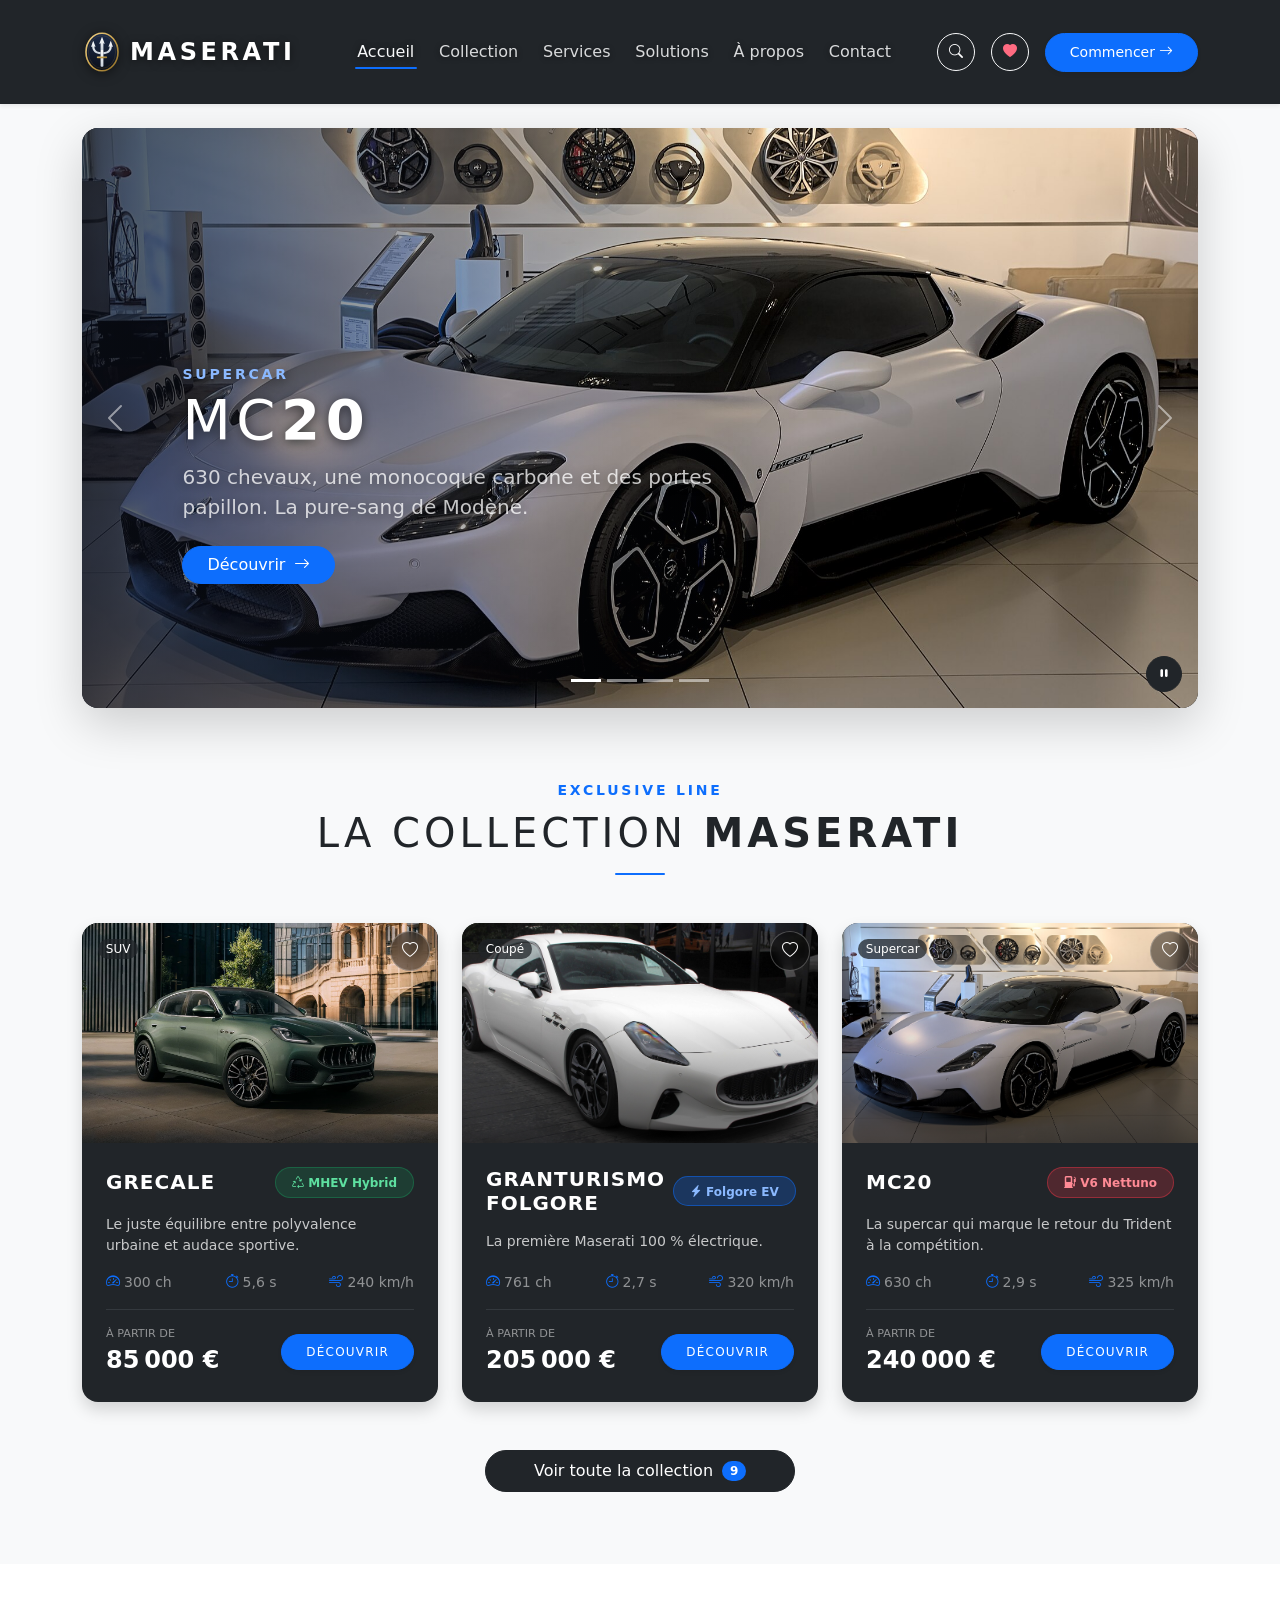
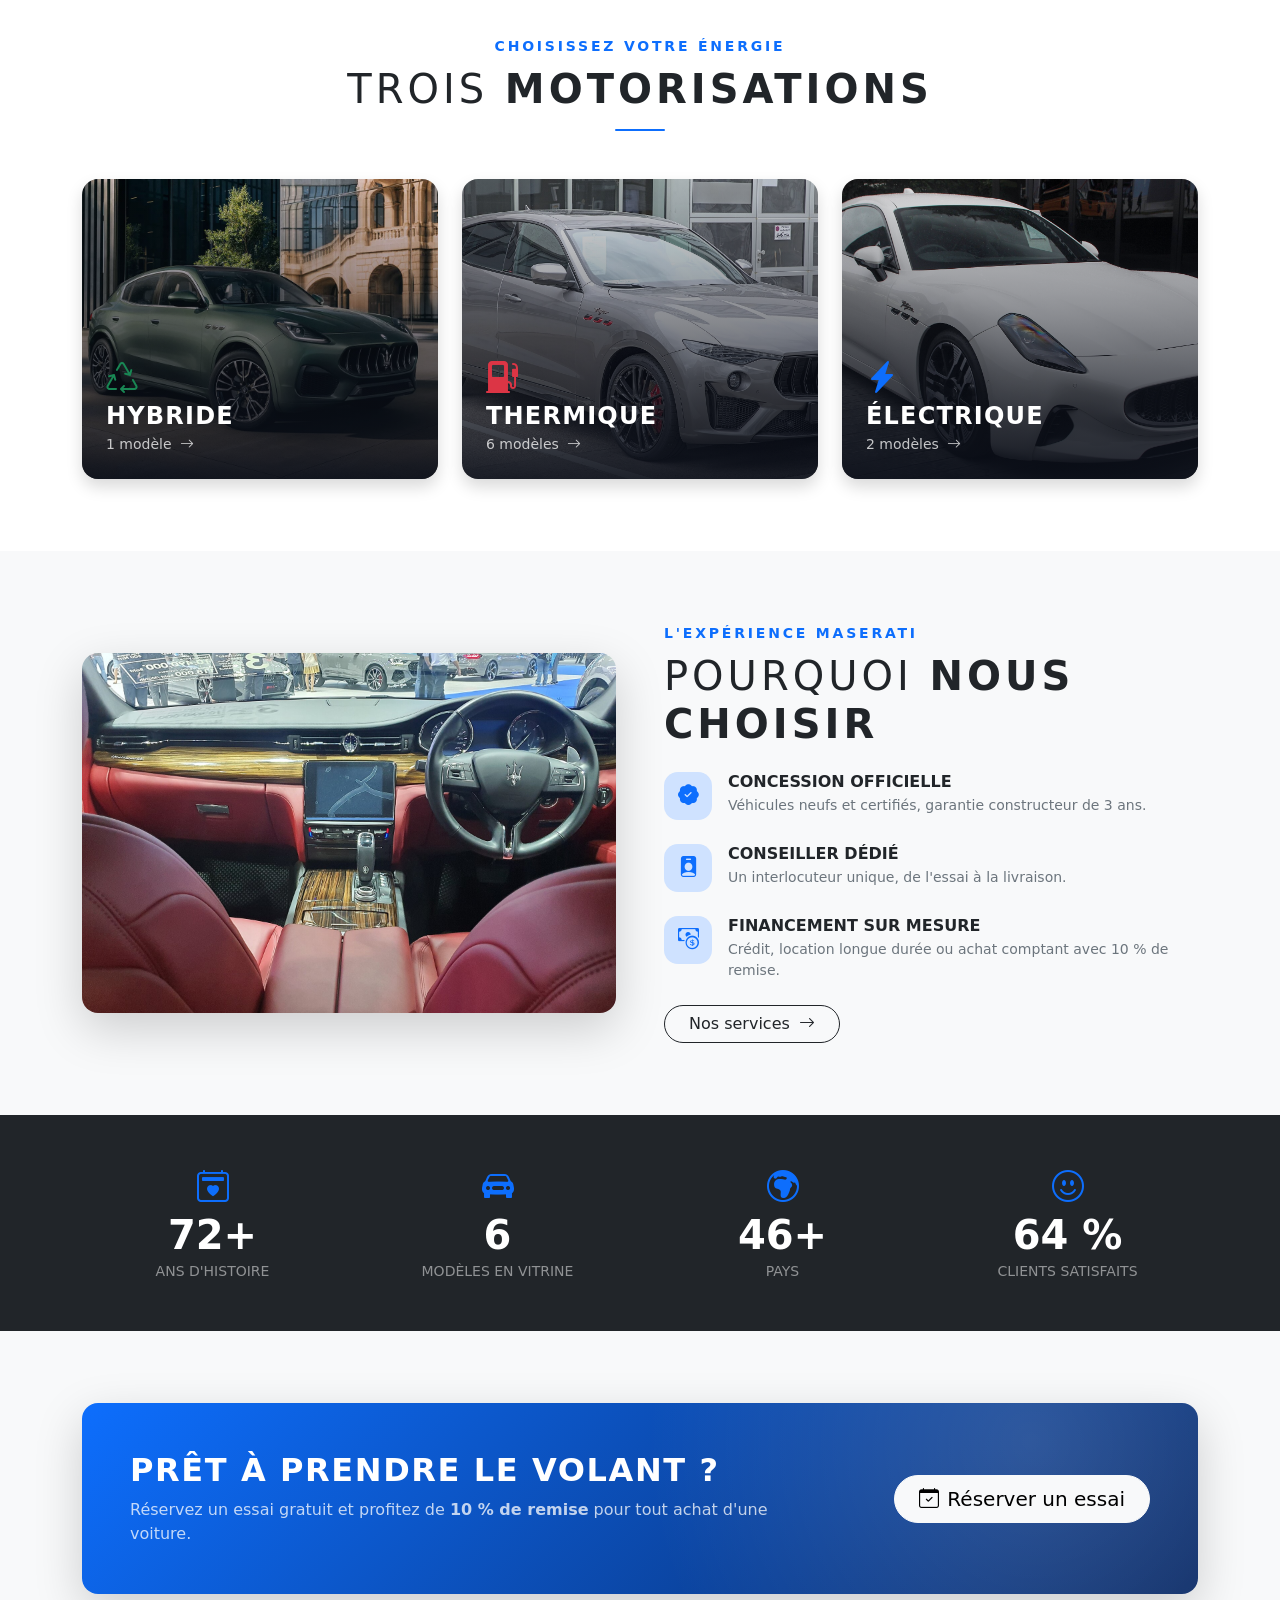
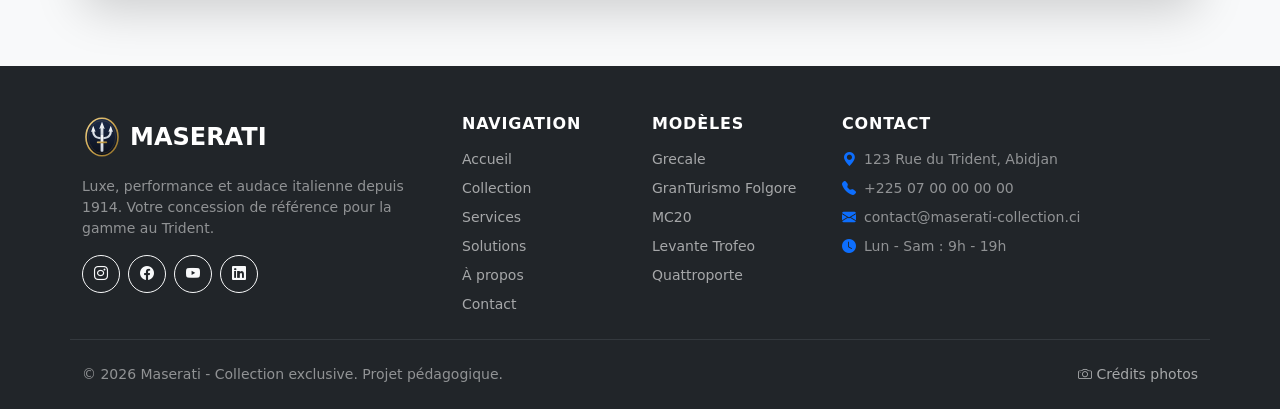
<file: index.html>
<!DOCTYPE html>
<html lang="fr">
<head>
    <meta charset="UTF-8">
    <meta name="viewport" content="width=device-width, initial-scale=1.0">
    <meta name="description" content="Maserati - Collection exclusive : découvrez la gamme au Trident, nos services et nos solutions de financement.">
    <title>Accueil | Maserati - Collection exclusive</title>
    <link rel="icon" href="assets/img/logo.svg" type="image/svg+xml">
    <link rel="stylesheet" href="css/bootstrap.min.css">
    <link rel="stylesheet" href="css/bootstrap-icons.min.css">
    <link rel="stylesheet" href="assets/css/style.css">
</head>
<body class="bg-light text-dark" data-page="accueil">

    <a class="visually-hidden-focusable position-absolute top-0 start-0 m-2 btn btn-primary z-3" href="#contenu">Aller au contenu</a>
    <div id="site-header"></div>

    <main id="contenu">

      <!-- ================= CARROUSEL (séparé de la navbar par un espace) ================= -->
      <div class="container mt-4">
      <section class="carousel slide carousel-fade hero-carousel rounded-4 overflow-hidden shadow-lg" id="heroCarousel" data-bs-ride="carousel" data-bs-interval="5000" aria-label="Modèles à la une">
        <div class="carousel-indicators">
          <button type="button" data-bs-target="#heroCarousel" data-bs-slide-to="0" class="active" aria-current="true" aria-label="MC20"></button>
          <button type="button" data-bs-target="#heroCarousel" data-bs-slide-to="1" aria-label="GranTurismo Folgore"></button>
          <button type="button" data-bs-target="#heroCarousel" data-bs-slide-to="2" aria-label="Grecale"></button>
          <button type="button" data-bs-target="#heroCarousel" data-bs-slide-to="3" aria-label="Quattroporte"></button>
        </div>
        <div class="carousel-inner">
          <div class="carousel-item active">
            <img src="assets/img/voitures/mc20.jpg" class="d-block w-100 hero-img" alt="Maserati MC20 blanche exposée en concession">
            <div class="carousel-caption text-start">
              <span class="text-uppercase small fw-bold tracking-widest hero-kicker">Supercar</span>
              <h1 class="display-4 fw-light text-uppercase tracking-wider">MC<span class="fw-bold">20</span></h1>
              <p class="lead opacity-75 d-none d-md-block">630 chevaux, une monocoque carbone et des portes papillon. La pure-sang de Modène.</p>
              <button type="button" class="btn btn-primary rounded-pill px-4 mt-2" data-car="mc20">Découvrir <i class="bi bi-arrow-right ms-1" aria-hidden="true"></i></button>
            </div>
          </div>
          <div class="carousel-item">
            <img src="assets/img/voitures/granturismo-folgore.jpg" class="d-block w-100 hero-img" alt="Maserati GranTurismo Folgore blanche" loading="lazy">
            <div class="carousel-caption text-start">
              <span class="text-uppercase small fw-bold tracking-widest hero-kicker"><i class="bi bi-lightning-charge-fill me-1" aria-hidden="true"></i>100 % électrique</span>
              <h2 class="display-4 fw-light text-uppercase tracking-wider">GranTurismo <span class="fw-bold">Folgore</span></h2>
              <p class="lead opacity-75 d-none d-md-block">761 chevaux, zéro émission. Le Grand Tourisme entre dans une nouvelle ère.</p>
              <button type="button" class="btn btn-primary rounded-pill px-4 mt-2" data-car="granturismo-folgore">Découvrir <i class="bi bi-arrow-right ms-1" aria-hidden="true"></i></button>
            </div>
          </div>
          <div class="carousel-item">
            <img src="assets/img/voitures/grecale-trofeo.jpg" class="d-block w-100 hero-img" alt="Maserati Grecale Trofeo noire" loading="lazy">
            <div class="carousel-caption text-start">
              <span class="text-uppercase small fw-bold tracking-widest hero-kicker">SUV</span>
              <h2 class="display-4 fw-light text-uppercase tracking-wider"><span class="fw-bold">Grecale</span></h2>
              <p class="lead opacity-75 d-none d-md-block">Le SUV qui conjugue polyvalence au quotidien et âme de sportive.</p>
              <button type="button" class="btn btn-primary rounded-pill px-4 mt-2" data-car="grecale">Découvrir <i class="bi bi-arrow-right ms-1" aria-hidden="true"></i></button>
            </div>
          </div>
          <div class="carousel-item">
            <img src="assets/img/voitures/quattroporte.jpg" class="d-block w-100 hero-img" alt="Maserati Quattroporte Trofeo grise" loading="lazy">
            <div class="carousel-caption text-start">
              <span class="text-uppercase small fw-bold tracking-widest hero-kicker">Berline</span>
              <h2 class="display-4 fw-light text-uppercase tracking-wider"><span class="fw-bold">Quattroporte</span></h2>
              <p class="lead opacity-75 d-none d-md-block">Depuis 1963, la berline de luxe à l'âme de compétition.</p>
              <button type="button" class="btn btn-primary rounded-pill px-4 mt-2" data-car="quattroporte">Découvrir <i class="bi bi-arrow-right ms-1" aria-hidden="true"></i></button>
            </div>
          </div>
        </div>
        <button class="carousel-control-prev" type="button" data-bs-target="#heroCarousel" data-bs-slide="prev">
          <span class="carousel-control-prev-icon" aria-hidden="true"></span><span class="visually-hidden">Précédent</span>
        </button>
        <button class="carousel-control-next" type="button" data-bs-target="#heroCarousel" data-bs-slide="next">
          <span class="carousel-control-next-icon" aria-hidden="true"></span><span class="visually-hidden">Suivant</span>
        </button>
        <button type="button" class="btn btn-sm btn-dark bg-opacity-50 rounded-circle position-absolute bottom-0 end-0 m-3 z-3 carousel-pause" id="heroPause" aria-label="Mettre le carrousel en pause">
          <i class="bi bi-pause-fill" aria-hidden="true"></i>
        </button>
      </section>
      </div>

      <!-- ================= MODÈLES À LA UNE ================= -->
      <section class="container py-5 my-4">
        <div class="text-center mb-5 reveal">
          <span class="text-primary text-uppercase fw-bold small d-block mb-2 tracking-widest">Exclusive Line</span>
          <h2 class="fw-light text-dark text-uppercase display-6 tracking-wider">La Collection <span class="fw-bold">Maserati</span></h2>
          <div class="bg-primary rounded-pill mx-auto mt-3 section-bar"></div>
        </div>

        <div class="row g-4 justify-content-center" id="featuredList"></div>

        <div class="text-center mt-5 reveal">
          <a href="collection.html" class="btn btn-dark rounded-pill px-5 py-2">
            Voir toute la collection <span class="badge bg-primary rounded-pill ms-1" id="totalModels"></span>
          </a>
        </div>
      </section>

      <!-- ================= PAR MOTORISATION ================= -->
      <section class="bg-white py-5">
        <div class="container py-4">
          <div class="text-center mb-5 reveal">
            <span class="text-primary text-uppercase fw-bold small d-block mb-2 tracking-widest">Choisissez votre énergie</span>
            <h2 class="fw-light text-dark text-uppercase display-6 tracking-wider">Trois <span class="fw-bold">motorisations</span></h2>
            <div class="bg-primary rounded-pill mx-auto mt-3 section-bar"></div>
          </div>
          <div class="row g-4" id="energyTiles"></div>
        </div>
      </section>

      <!-- ================= POURQUOI NOUS ================= -->
      <section class="container py-5 my-4">
        <div class="row g-5 align-items-center">
          <div class="col-12 col-lg-6 reveal">
            <div class="rounded-4 overflow-hidden shadow-lg position-relative about-img">
              <img src="assets/img/voitures/interieur-quattroporte.jpg" class="position-absolute top-0 start-0 w-100 h-100 object-fit-cover" alt="Intérieur cuir rouge d'une Maserati Quattroporte" loading="lazy">
            </div>
          </div>
          <div class="col-12 col-lg-6 reveal">
            <span class="text-primary text-uppercase fw-bold small d-block mb-2 tracking-widest">L'expérience Maserati</span>
            <h2 class="fw-light text-uppercase display-6 tracking-wider mb-4">Pourquoi <span class="fw-bold">nous choisir</span></h2>
            <div class="d-flex flex-column gap-4">
              <div class="d-flex gap-3">
                <div class="feature-icon"><i class="bi bi-patch-check-fill" aria-hidden="true"></i></div>
                <div><h3 class="fs-6 fw-bold text-uppercase mb-1">Concession officielle</h3><p class="small text-secondary mb-0">Véhicules neufs et certifiés, garantie constructeur de 3 ans.</p></div>
              </div>
              <div class="d-flex gap-3">
                <div class="feature-icon"><i class="bi bi-person-badge-fill" aria-hidden="true"></i></div>
                <div><h3 class="fs-6 fw-bold text-uppercase mb-1">Conseiller dédié</h3><p class="small text-secondary mb-0">Un interlocuteur unique, de l'essai à la livraison.</p></div>
              </div>
              <div class="d-flex gap-3">
                <div class="feature-icon"><i class="bi bi-cash-coin" aria-hidden="true"></i></div>
                <div><h3 class="fs-6 fw-bold text-uppercase mb-1">Financement sur mesure</h3><p class="small text-secondary mb-0">Crédit, location longue durée ou achat comptant avec 10 % de remise.</p></div>
              </div>
            </div>
            <a href="services.html" class="btn btn-outline-dark rounded-pill px-4 mt-4">Nos services <i class="bi bi-arrow-right ms-1" aria-hidden="true"></i></a>
          </div>
        </div>
      </section>

      <!-- ================= CHIFFRES ================= -->
      <section class="bg-dark text-white py-5">
        <div class="container">
          <div class="row g-4 text-center">
            <div class="col-6 col-md-3">
              <i class="bi bi-calendar2-heart fs-2 text-primary" aria-hidden="true"></i>
              <span class="d-block display-6 fw-bold stat-number" data-count="110" data-suffix="+">0</span>
              <span class="small text-white-50 text-uppercase">Ans d'histoire</span>
            </div>
            <div class="col-6 col-md-3">
              <i class="bi bi-car-front-fill fs-2 text-primary" aria-hidden="true"></i>
              <span class="d-block display-6 fw-bold stat-number" data-count="9">0</span>
              <span class="small text-white-50 text-uppercase">Modèles en vitrine</span>
            </div>
            <div class="col-6 col-md-3">
              <i class="bi bi-globe-europe-africa fs-2 text-primary" aria-hidden="true"></i>
              <span class="d-block display-6 fw-bold stat-number" data-count="70" data-suffix="+">0</span>
              <span class="small text-white-50 text-uppercase">Pays</span>
            </div>
            <div class="col-6 col-md-3">
              <i class="bi bi-emoji-smile fs-2 text-primary" aria-hidden="true"></i>
              <span class="d-block display-6 fw-bold stat-number" data-count="98" data-suffix=" %">0</span>
              <span class="small text-white-50 text-uppercase">Clients satisfaits</span>
            </div>
          </div>
        </div>
      </section>

      <!-- ================= APPEL À L'ACTION ================= -->
      <section class="container py-5 my-4">
        <div class="cta-band rounded-4 p-4 p-md-5 text-white shadow-lg reveal">
          <div class="row align-items-center g-4">
            <div class="col-12 col-lg-8">
              <h2 class="fw-bold text-uppercase tracking-wide mb-2">Prêt à prendre le volant ?</h2>
              <p class="mb-0 opacity-75">Réservez un essai gratuit et profitez de <strong>10 % de remise</strong> pour tout achat d'une voiture.</p>
            </div>
            <div class="col-12 col-lg-4 text-lg-end">
              <a href="contact.html?sujet=essai" class="btn btn-light btn-lg rounded-pill px-4"><i class="bi bi-calendar-check me-2" aria-hidden="true"></i>Réserver un essai</a>
            </div>
          </div>
        </div>
      </section>

    </main>

    <div id="site-footer"></div>

    <script src="js/bootstrap.bundle.min.js"></script>
    <script src="assets/js/data.js"></script>
    <script src="assets/js/utils.js"></script>
    <script src="assets/js/layout.js"></script>
    <script src="assets/js/components.js"></script>
    <script src="assets/js/pages/accueil.js"></script>
</body>
</html>
</file>
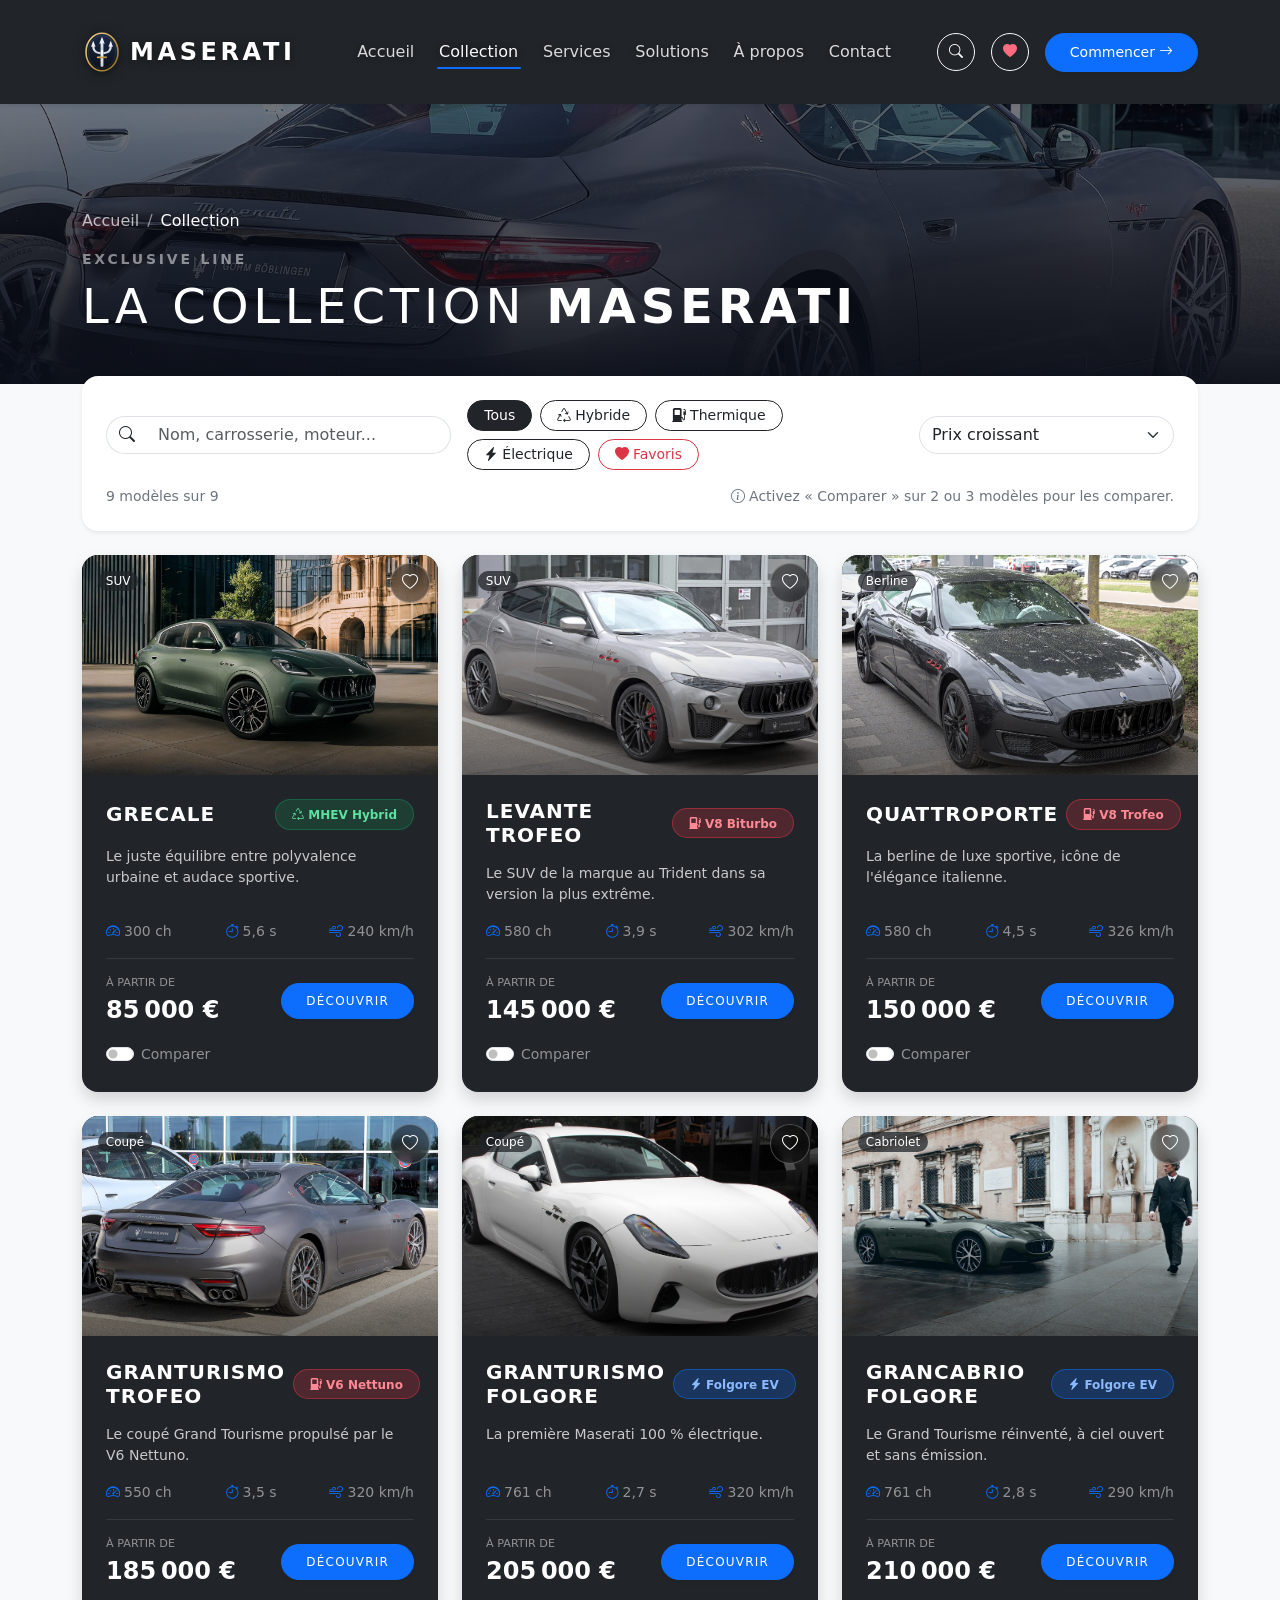
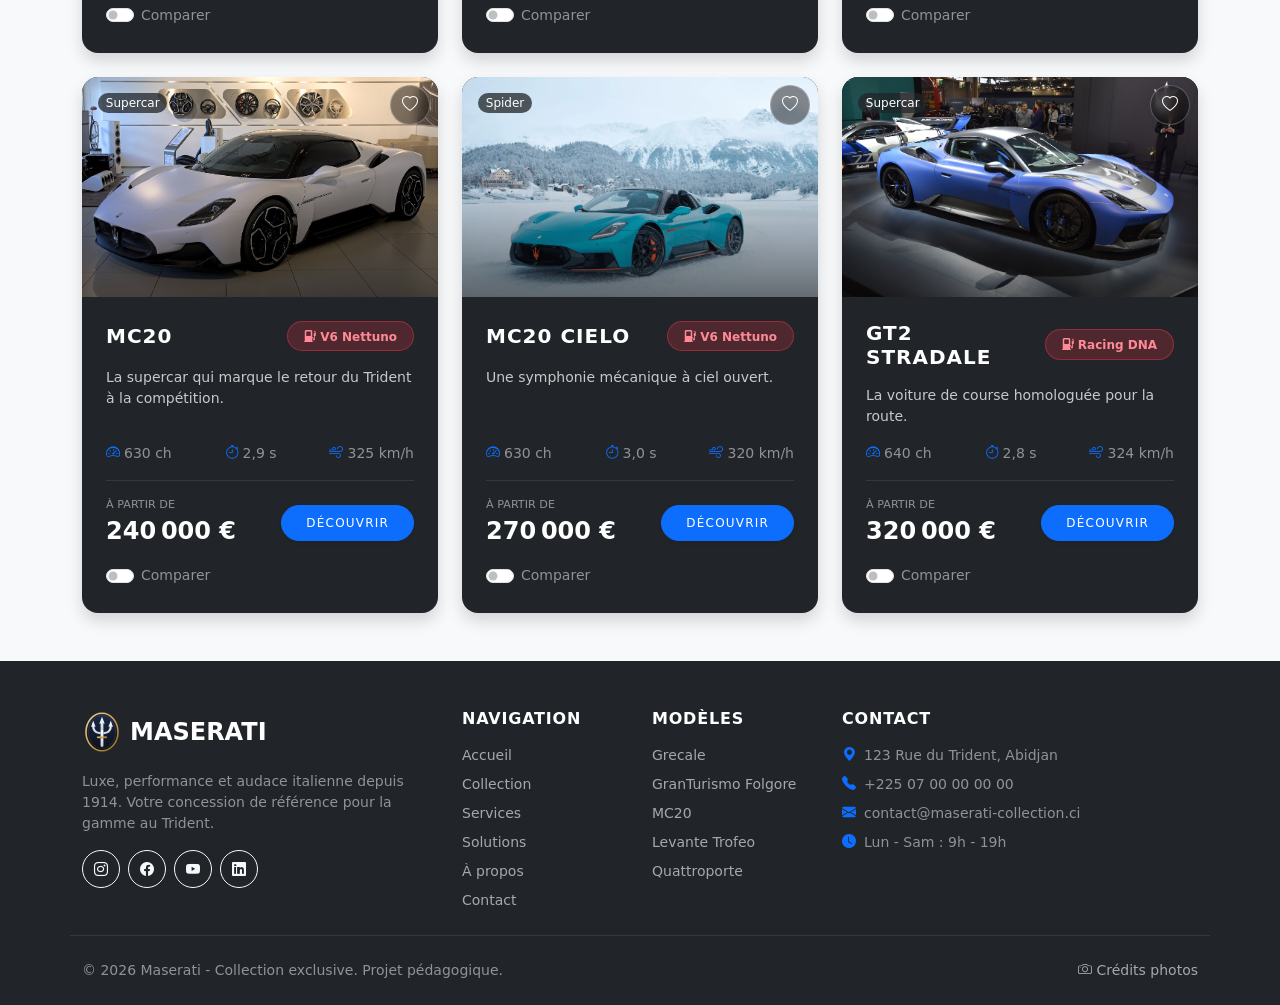
<file: collection.html>
<!DOCTYPE html>
<html lang="fr">
<head>
    <meta charset="UTF-8">
    <meta name="viewport" content="width=device-width, initial-scale=1.0">
    <meta name="description" content="La collection Maserati : SUV, berlines, coupés, cabriolets et supercars. Filtrez, comparez et réservez un essai.">
    <title>Collection | Maserati - Collection exclusive</title>
    <link rel="icon" href="assets/img/logo.svg" type="image/svg+xml">
    <link rel="stylesheet" href="css/bootstrap.min.css">
    <link rel="stylesheet" href="css/bootstrap-icons.min.css">
    <link rel="stylesheet" href="assets/css/style.css">
</head>
<body class="bg-light text-dark" data-page="collection">

    <a class="visually-hidden-focusable position-absolute top-0 start-0 m-2 btn btn-primary z-3" href="#contenu">Aller au contenu</a>
    <div id="site-header"></div>

    <main id="contenu">
      <section class="page-hero text-white">
        <img src="assets/img/voitures/granturismo-trofeo.jpg" class="page-hero-img" alt="">
        <div class="container py-5 position-relative">
          <nav aria-label="Fil d'Ariane">
            <ol class="breadcrumb breadcrumb-dark mb-3">
              <li class="breadcrumb-item"><a href="index.html">Accueil</a></li>
              <li class="breadcrumb-item active" aria-current="page">Collection</li>
            </ol>
          </nav>
          <span class="text-uppercase fw-bold small d-block mb-2 tracking-widest text-white-50">Exclusive Line</span>
          <h1 class="display-5 fw-light text-uppercase tracking-wider mb-0">La Collection <span class="fw-bold">Maserati</span></h1>
        </div>
      </section>

      <section class="container py-5">
        <!-- Barre d'outils -->
        <div class="card border-0 shadow-sm rounded-4 p-3 p-md-4 mb-4 toolbar">
          <div class="row g-3 align-items-center">
            <div class="col-12 col-lg-4">
              <label for="pageSearch" class="visually-hidden">Rechercher un modèle</label>
              <div class="input-group">
                <span class="input-group-text bg-white border-end-0 rounded-start-pill"><i class="bi bi-search" aria-hidden="true"></i></span>
                <input type="search" class="form-control border-start-0 rounded-end-pill shadow-none" id="pageSearch" placeholder="Nom, carrosserie, moteur..." list="modelSuggestions">
              </div>
            </div>
            <div class="col-12 col-lg-5">
              <div class="d-flex flex-wrap gap-2" role="group" aria-label="Filtrer par motorisation" id="filters">
                <button type="button" class="btn btn-sm btn-outline-dark rounded-pill px-3 filter-btn" data-filter="tous">Tous</button>
                <button type="button" class="btn btn-sm btn-outline-dark rounded-pill px-3 filter-btn" data-filter="hybride"><i class="bi bi-recycle me-1" aria-hidden="true"></i>Hybride</button>
                <button type="button" class="btn btn-sm btn-outline-dark rounded-pill px-3 filter-btn" data-filter="thermique"><i class="bi bi-fuel-pump-fill me-1" aria-hidden="true"></i>Thermique</button>
                <button type="button" class="btn btn-sm btn-outline-dark rounded-pill px-3 filter-btn" data-filter="electrique"><i class="bi bi-lightning-charge-fill me-1" aria-hidden="true"></i>Électrique</button>
                <button type="button" class="btn btn-sm btn-outline-danger rounded-pill px-3 filter-btn" data-filter="favoris"><i class="bi bi-heart-fill me-1" aria-hidden="true"></i>Favoris</button>
              </div>
            </div>
            <div class="col-12 col-lg-3">
              <label for="sortSelect" class="visually-hidden">Trier</label>
              <select class="form-select rounded-pill shadow-none" id="sortSelect">
                <option value="prix-asc">Prix croissant</option>
                <option value="prix-desc">Prix décroissant</option>
                <option value="puissance-desc">Puissance</option>
                <option value="accel-asc">Accélération</option>
                <option value="nom-asc">Nom (A-Z)</option>
              </select>
            </div>
          </div>
          <div class="d-flex flex-wrap justify-content-between align-items-center gap-2 mt-3 small text-secondary">
            <span id="resultCount" role="status" aria-live="polite"></span>
            <span><i class="bi bi-info-circle me-1" aria-hidden="true"></i>Activez « Comparer » sur 2 ou 3 modèles pour les comparer.</span>
          </div>
        </div>

        <div class="row g-4" id="carList"></div>

        <div class="text-center py-5 d-none" id="emptyState">
          <i class="bi bi-search display-4 text-secondary" aria-hidden="true"></i>
          <p class="text-secondary mt-3 mb-3" id="emptyText">Aucun modèle ne correspond à votre recherche.</p>
          <button type="button" class="btn btn-dark rounded-pill px-4" id="resetFilters">Afficher toute la collection</button>
        </div>
      </section>
    </main>

    <!-- Barre de comparaison -->
    <div class="compare-bar position-fixed bottom-0 start-50 translate-middle-x mb-3 bg-dark text-white rounded-pill shadow-lg px-3 py-2 d-flex align-items-center gap-3" id="compareBar" hidden>
      <span class="small"><i class="bi bi-layout-three-columns me-1" aria-hidden="true"></i><span id="compareCount">0</span>/3 sélectionné(s)</span>
      <button type="button" class="btn btn-primary btn-sm rounded-pill px-3" id="compareOpen">Comparer</button>
      <button type="button" class="btn btn-outline-light btn-sm rounded-pill px-3" id="compareClear">Effacer</button>
    </div>

    <!-- Modal de comparaison -->
    <div class="modal fade" id="compareModal" tabindex="-1" aria-labelledby="compareTitle" aria-hidden="true">
      <div class="modal-dialog modal-dialog-centered modal-xl modal-fullscreen-lg-down">
        <div class="modal-content rounded-4 border-0">
          <div class="modal-header border-0">
            <h2 class="modal-title fs-5 fw-bold text-uppercase tracking-wide" id="compareTitle"><i class="bi bi-layout-three-columns me-2 text-primary" aria-hidden="true"></i>Comparateur</h2>
            <button type="button" class="btn-close" data-bs-dismiss="modal" aria-label="Fermer"></button>
          </div>
          <div class="modal-body pt-0">
            <div class="table-responsive" id="compareTable"></div>
          </div>
        </div>
      </div>
    </div>

    <div id="site-footer"></div>

    <script src="js/bootstrap.bundle.min.js"></script>
    <script src="assets/js/data.js"></script>
    <script src="assets/js/utils.js"></script>
    <script src="assets/js/layout.js"></script>
    <script src="assets/js/components.js"></script>
    <script src="assets/js/pages/collection.js"></script>
</body>
</html>
</file>
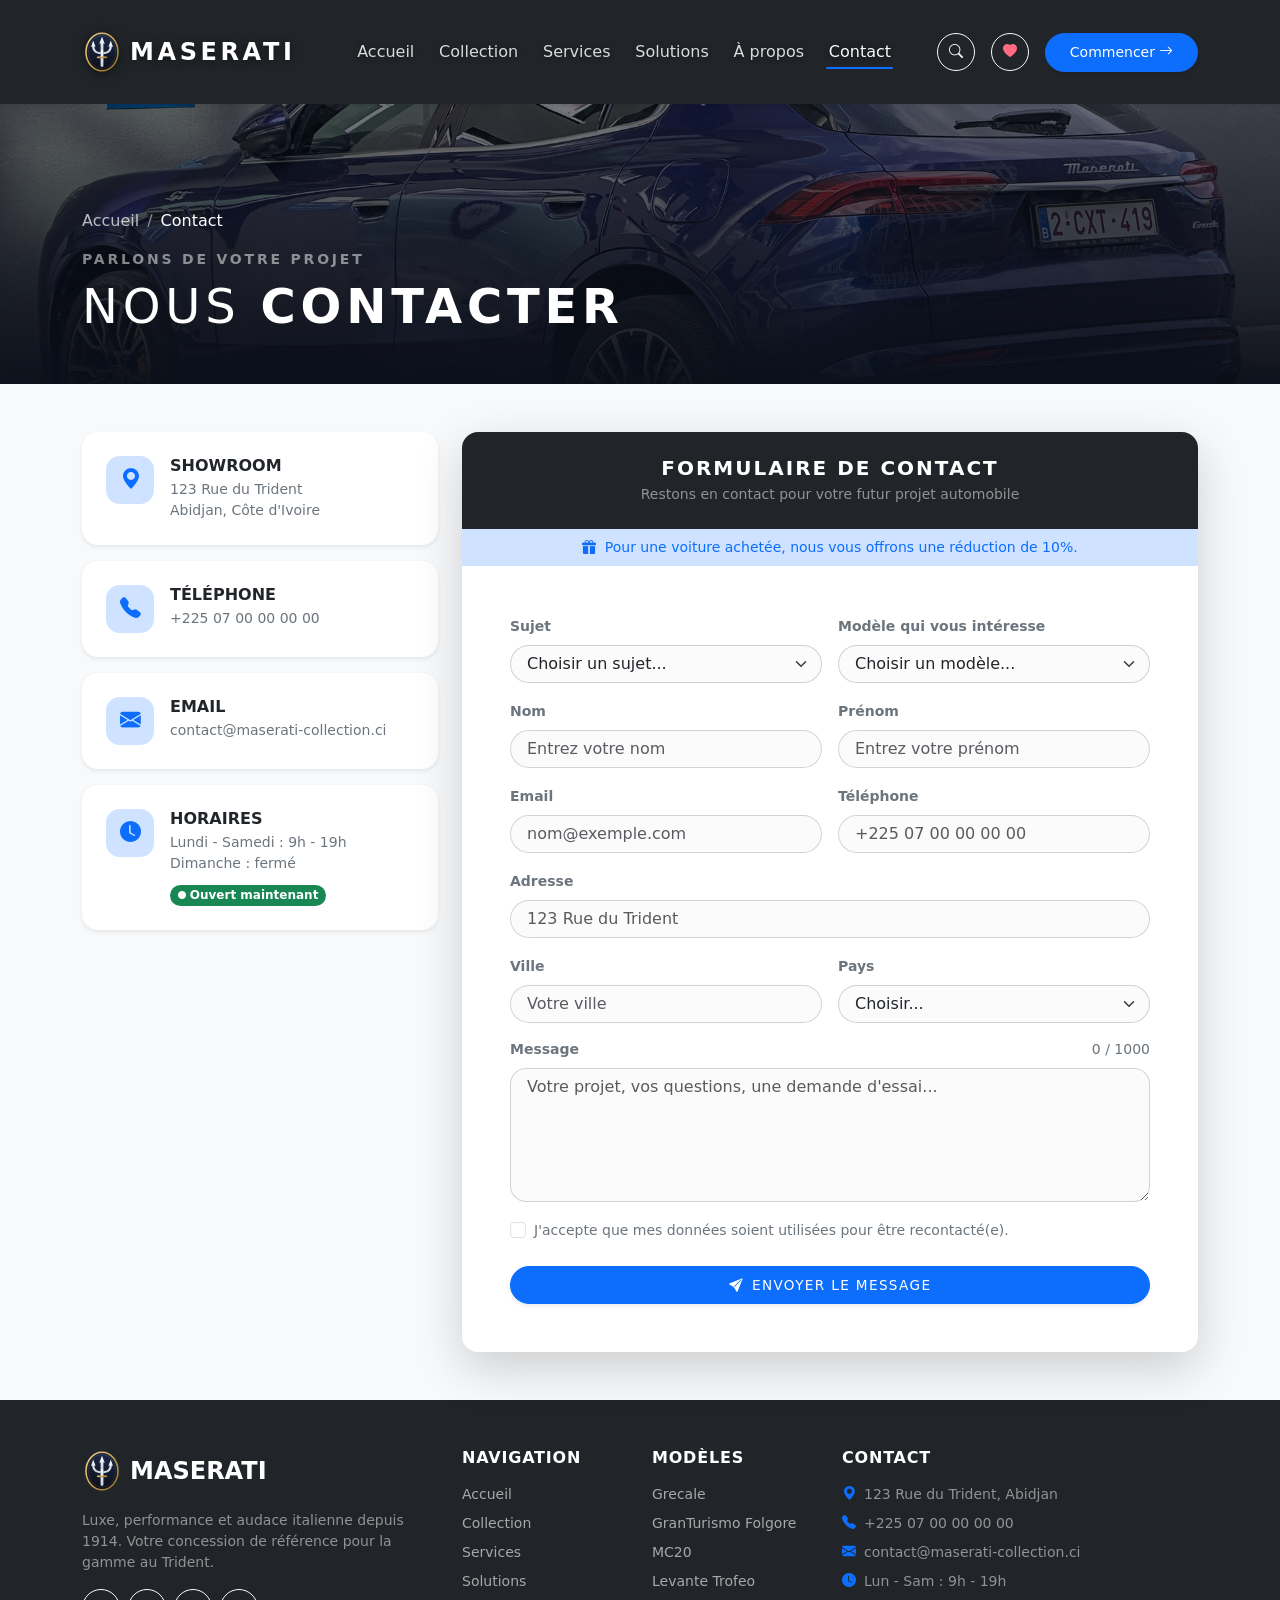
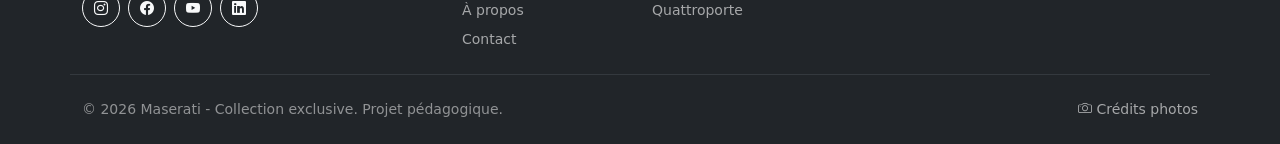
<file: contact.html>
<!DOCTYPE html>
<html lang="fr">
<head>
    <meta charset="UTF-8">
    <meta name="viewport" content="width=device-width, initial-scale=1.0">
    <meta name="description" content="Contactez la concession Maserati : demande d'essai, de financement, d'entretien ou de personnalisation.">
    <title>Contact | Maserati - Collection exclusive</title>
    <link rel="icon" href="assets/img/logo.svg" type="image/svg+xml">
    <link rel="stylesheet" href="css/bootstrap.min.css">
    <link rel="stylesheet" href="css/bootstrap-icons.min.css">
    <link rel="stylesheet" href="assets/css/style.css">
</head>
<body class="bg-light text-dark" data-page="contact">

    <a class="visually-hidden-focusable position-absolute top-0 start-0 m-2 btn btn-primary z-3" href="#contenu">Aller au contenu</a>
    <div id="site-header"></div>

    <main id="contenu">
      <section class="page-hero text-white">
        <img src="assets/img/voitures/grecale-gt.jpg" class="page-hero-img" alt="">
        <div class="container py-5 position-relative">
          <nav aria-label="Fil d'Ariane">
            <ol class="breadcrumb breadcrumb-dark mb-3">
              <li class="breadcrumb-item"><a href="index.html">Accueil</a></li>
              <li class="breadcrumb-item active" aria-current="page">Contact</li>
            </ol>
          </nav>
          <span class="text-uppercase fw-bold small d-block mb-2 tracking-widest text-white-50">Parlons de votre projet</span>
          <h1 class="display-5 fw-light text-uppercase tracking-wider mb-0">Nous <span class="fw-bold">contacter</span></h1>
        </div>
      </section>

      <section class="container py-5">
        <div class="row g-4">

          <!-- Coordonnées -->
          <aside class="col-12 col-lg-4">
            <div class="d-flex flex-column gap-3">
              <div class="card border-0 shadow-sm rounded-4 p-4">
                <div class="d-flex gap-3 align-items-start">
                  <div class="feature-icon"><i class="bi bi-geo-alt-fill" aria-hidden="true"></i></div>
                  <div><h2 class="fs-6 fw-bold text-uppercase mb-1">Showroom</h2><p class="small text-secondary mb-0">123 Rue du Trident<br>Abidjan, Côte d'Ivoire</p></div>
                </div>
              </div>
              <div class="card border-0 shadow-sm rounded-4 p-4">
                <div class="d-flex gap-3 align-items-start">
                  <div class="feature-icon"><i class="bi bi-telephone-fill" aria-hidden="true"></i></div>
                  <div><h2 class="fs-6 fw-bold text-uppercase mb-1">Téléphone</h2><p class="small text-secondary mb-0">+225 07 00 00 00 00</p></div>
                </div>
              </div>
              <div class="card border-0 shadow-sm rounded-4 p-4">
                <div class="d-flex gap-3 align-items-start">
                  <div class="feature-icon"><i class="bi bi-envelope-fill" aria-hidden="true"></i></div>
                  <div><h2 class="fs-6 fw-bold text-uppercase mb-1">Email</h2><p class="small text-secondary mb-0">contact@maserati-collection.ci</p></div>
                </div>
              </div>
              <div class="card border-0 shadow-sm rounded-4 p-4">
                <div class="d-flex gap-3 align-items-start">
                  <div class="feature-icon"><i class="bi bi-clock-fill" aria-hidden="true"></i></div>
                  <div class="flex-grow-1">
                    <h2 class="fs-6 fw-bold text-uppercase mb-1">Horaires</h2>
                    <p class="small text-secondary mb-2">Lundi - Samedi : 9h - 19h<br>Dimanche : fermé</p>
                    <span class="badge rounded-pill" id="openStatus" role="status"></span>
                  </div>
                </div>
              </div>
            </div>
          </aside>

          <!-- Formulaire -->
          <div class="col-12 col-lg-8">
            <div class="card border-0 shadow-lg bg-white rounded-4 overflow-hidden">
              <div class="card-header bg-dark text-white text-center py-4 border-0">
                <h2 class="fw-bold text-uppercase tracking-wider mb-1 fs-5">Formulaire de contact</h2>
                <p class="text-white-50 small mb-0">Restons en contact pour votre futur projet automobile</p>
              </div>
              <div class="bg-primary-subtle text-primary text-center py-2 px-3 small fw-medium">
                <i class="bi bi-gift-fill me-1" aria-hidden="true"></i> Pour une voiture achetée, nous vous offrons une réduction de 10%.
              </div>
              <div class="card-body p-4 p-sm-5">

                <div class="alert alert-success rounded-4 d-none d-flex gap-2 align-items-start" id="formSuccess" role="alert" tabindex="-1">
                  <i class="bi bi-check-circle-fill fs-5" aria-hidden="true"></i>
                  <div><strong>Merci <span id="successName"></span> !</strong> Votre message a bien été envoyé. Un conseiller vous recontactera sous 48 h.</div>
                </div>

                <div class="alert alert-info rounded-4 small d-none d-flex justify-content-between align-items-center gap-2" id="draftNotice">
                  <span><i class="bi bi-floppy-fill me-1" aria-hidden="true"></i>Votre brouillon a été restauré.</span>
                  <button type="button" class="btn btn-sm btn-outline-info rounded-pill" id="clearDraft">Effacer</button>
                </div>

                <form id="contactForm" novalidate>
                  <div class="row g-3 mb-3">
                    <div class="col-12 col-sm-6">
                      <label for="selectSujet" class="form-label small fw-semibold text-secondary">Sujet</label>
                      <select class="form-select rounded-pill px-3 shadow-none contact-input" id="selectSujet" name="sujet" required>
                        <option value="" selected disabled>Choisir un sujet...</option>
                        <option value="information">Demande d'information</option>
                        <option value="essai">Réserver un essai</option>
                        <option value="financement">Financement</option>
                        <option value="entretien">Entretien</option>
                        <option value="personnalisation">Personnalisation</option>
                      </select>
                      <div class="invalid-feedback">Veuillez choisir un sujet.</div>
                    </div>
                    <div class="col-12 col-sm-6">
                      <label for="selectModele" class="form-label small fw-semibold text-secondary">Modèle qui vous intéresse</label>
                      <select class="form-select rounded-pill px-3 shadow-none contact-input" id="selectModele" name="modele" required>
                        <option value="" selected disabled>Choisir un modèle...</option>
                      </select>
                      <div class="invalid-feedback">Veuillez choisir un modèle.</div>
                    </div>
                  </div>

                  <div class="row g-3 mb-3">
                    <div class="col-12 col-sm-6">
                      <label for="inputNom" class="form-label small fw-semibold text-secondary">Nom</label>
                      <input type="text" class="form-control rounded-pill px-3 shadow-none contact-input" id="inputNom" name="nom" placeholder="Entrez votre nom" autocomplete="family-name" minlength="2" maxlength="60" required>
                      <div class="invalid-feedback">Veuillez saisir votre nom (2 caractères minimum).</div>
                    </div>
                    <div class="col-12 col-sm-6">
                      <label for="inputPrenom" class="form-label small fw-semibold text-secondary">Prénom</label>
                      <input type="text" class="form-control rounded-pill px-3 shadow-none contact-input" id="inputPrenom" name="prenom" placeholder="Entrez votre prénom" autocomplete="given-name" minlength="2" maxlength="60" required>
                      <div class="invalid-feedback">Veuillez saisir votre prénom (2 caractères minimum).</div>
                    </div>
                  </div>

                  <div class="row g-3 mb-3">
                    <div class="col-12 col-sm-6">
                      <label for="inputEmail" class="form-label small fw-semibold text-secondary">Email</label>
                      <input type="email" class="form-control rounded-pill px-3 shadow-none contact-input" id="inputEmail" name="email" placeholder="nom@exemple.com" autocomplete="email" required>
                      <div class="invalid-feedback">Veuillez saisir une adresse email valide.</div>
                    </div>
                    <div class="col-12 col-sm-6">
                      <label for="inputTel" class="form-label small fw-semibold text-secondary">Téléphone</label>
                      <input type="tel" class="form-control rounded-pill px-3 shadow-none contact-input" id="inputTel" name="telephone" placeholder="+225 07 00 00 00 00" autocomplete="tel" pattern="^\+?[0-9\s.\-]{8,20}$" required>
                      <div class="invalid-feedback">Veuillez saisir un numéro valide (8 chiffres minimum).</div>
                    </div>
                  </div>

                  <div class="mb-3">
                    <label for="inputAddress" class="form-label small fw-semibold text-secondary">Adresse</label>
                    <input type="text" class="form-control rounded-pill px-3 shadow-none contact-input" id="inputAddress" name="adresse" placeholder="123 Rue du Trident" autocomplete="street-address" required>
                    <div class="invalid-feedback">Veuillez saisir votre adresse.</div>
                  </div>

                  <div class="row g-3 mb-3">
                    <div class="col-12 col-sm-6">
                      <label for="inputVille" class="form-label small fw-semibold text-secondary">Ville</label>
                      <input type="text" class="form-control rounded-pill px-3 shadow-none contact-input" id="inputVille" name="ville" placeholder="Votre ville" autocomplete="address-level2" required>
                      <div class="invalid-feedback">Veuillez saisir votre ville.</div>
                    </div>
                    <div class="col-12 col-sm-6">
                      <label for="selectPays" class="form-label small fw-semibold text-secondary">Pays</label>
                      <select class="form-select rounded-pill px-3 shadow-none contact-input" id="selectPays" name="pays" required>
                        <option value="" selected disabled>Choisir...</option>
                        <option value="CI">Côte d'Ivoire</option>
                        <option value="FR">France</option>
                        <option value="ES">Espagne</option>
                      </select>
                      <div class="invalid-feedback">Veuillez choisir un pays.</div>
                    </div>
                  </div>

                  <div class="mb-3">
                    <label for="inputMessage" class="form-label small fw-semibold text-secondary d-flex justify-content-between">
                      <span>Message</span><span class="fw-normal" id="messageCounter" aria-live="polite">0 / 1000</span>
                    </label>
                    <textarea class="form-control px-3 shadow-none contact-input" id="inputMessage" name="message" rows="5" placeholder="Votre projet, vos questions, une demande d'essai..." minlength="10" maxlength="1000" required></textarea>
                    <div class="invalid-feedback">Votre message doit contenir au moins 10 caractères.</div>
                  </div>

                  <div class="form-check mb-4">
                    <input class="form-check-input" type="checkbox" id="checkRgpd" name="rgpd" required>
                    <label class="form-check-label small text-secondary" for="checkRgpd">J'accepte que mes données soient utilisées pour être recontacté(e).</label>
                    <div class="invalid-feedback">Vous devez accepter pour envoyer votre message.</div>
                  </div>

                  <div class="d-grid mt-4">
                    <button type="submit" class="btn btn-primary rounded-pill py-2 fw-medium text-uppercase tracking-wider shadow-sm fs-7" id="submitBtn">
                      <span class="btn-label"><i class="bi bi-send-fill me-2" aria-hidden="true"></i>Envoyer le message</span>
                      <span class="btn-loading d-none"><span class="spinner-border spinner-border-sm me-2" aria-hidden="true"></span>Envoi en cours...</span>
                    </button>
                  </div>
                </form>
              </div>
            </div>
          </div>
        </div>
      </section>
    </main>

    <div id="site-footer"></div>

    <script src="js/bootstrap.bundle.min.js"></script>
    <script src="assets/js/data.js"></script>
    <script src="assets/js/utils.js"></script>
    <script src="assets/js/layout.js"></script>
    <script src="assets/js/components.js"></script>
    <script src="assets/js/pages/contact.js"></script>
</body>
</html>
</file>
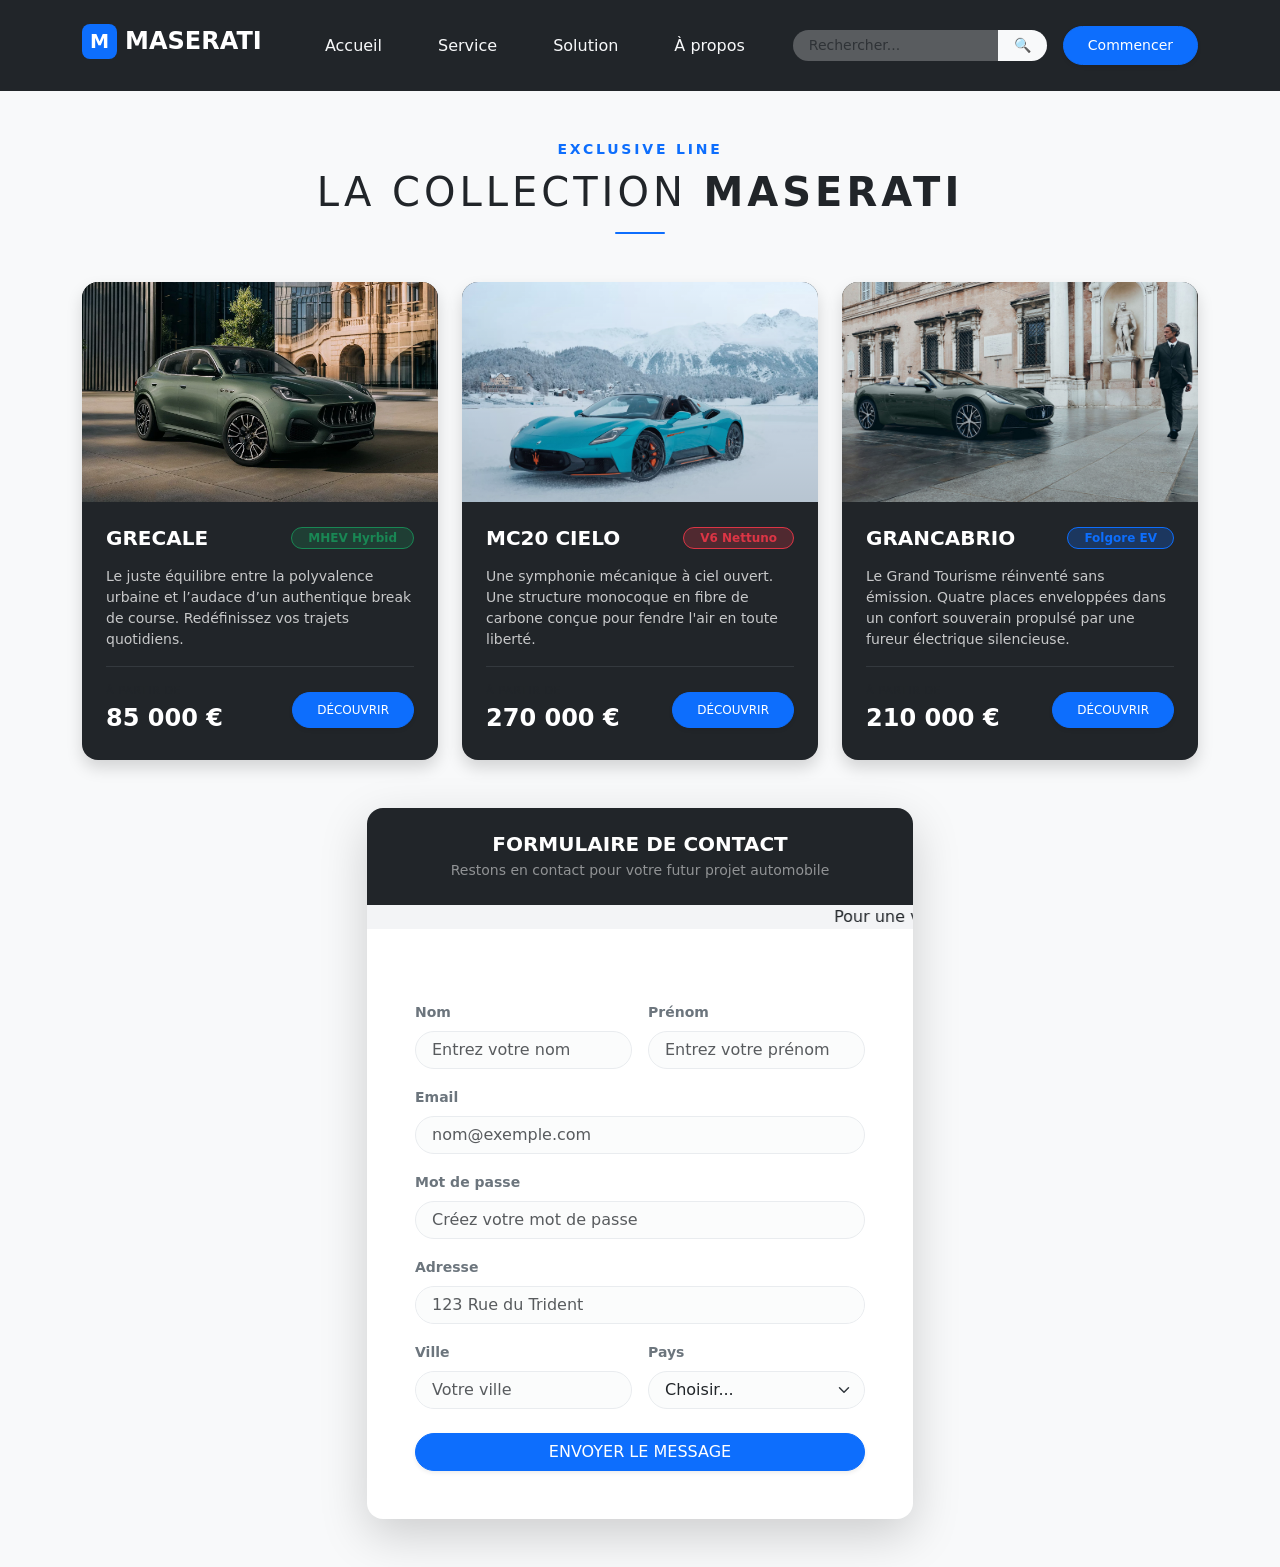
<file: Myapp.html>
<!DOCTYPE html>
<html lang="fr">
<head>
    <meta charset="UTF-8">
    <meta name="viewport" content="width=device-width, initial-scale=1.0">
    <title>Navbar</title>
    <link rel="stylesheet" href="css/bootstrap.min.css">
</head>
<body class="bg-light text-dark">

    <nav class="navbar navbar-expand-lg navbar-dark bg-dark sticky-top  py-4 position-relative overflow-hidden  ">
        
        <video autoplay muted  loop playsinline class="position-absolute top-0 start-0 w-100 h-100 object-fit-cover z-0">
            <source src="assets/video/grancabrio-folgore.mp4" type="video/mp4">
            
        </video>

        <div class="container d-flex align-items-center justify-content-between position-relative z-1">

            <h1 class="d-flex align-items-center fw-bold fs-4 text-white">
                <span class="bg-primary text-white p-2 rounded-3 me-2 d-inline-block" style="line-height: 1; font-size: 1.2rem;">M</span>
                MASERATI
            </h1>

            <ul class="nav d-none d-lg-flex align-items-center gap-4 list-unstyled mb-0">
                <li class="nav-item">
                    <a class="nav-link active link-light fw-medium link-underline-primary link-offset-3 link-underline-opacity-0 link-underline-opacity-100-hover" aria-current="page" href="#">Accueil</a>
                </li>
                <li class="nav-item dropdown">
                    <a class="nav-link active link-light fw-medium link-underline-primary link-offset-3 link-underline-opacity-0 link-underline-opacity-100-hover" aria-current="page" href="#">Service</a>
                </li>
                </li>
                <li class="nav-item dropdown has-mega-menu">
                    <a class="nav-link active link-light fw-medium link-underline-primary link-offset-3 link-underline-opacity-0 link-underline-opacity-100-hover" aria-current="page" href="#">Solution</a>
                </li>
                </li>
                <li class="nav-item">
                    <a class="nav-link link-light fw-medium link-underline-primary link-offset-3 link-underline-opacity-0 link-underline-opacity-100-hover" href="#">À propos</a>
                </li>
                
                <div class="d-flex align-items-center gap-3 ms-2">
                    <form class="d-none d-xl-flex" role="search">
                        <div class="input-group">
                            <input class="form-control form-control-sm bg-white bg-opacity-25 border-0 text-white px-3 rounded-start-pill shadow-none" type="search" placeholder="Rechercher..." aria-label="Search">
                            <button class="btn btn-sm btn-light bg-opacity-25 border-0 rounded-end-pill text-white px-3" type="submit">🔍</button>
                        </div>
                    </form>
                    
                    <a href="#" class="btn btn-primary btn-sm px-4 py-2 rounded-pill shadow-sm fw-medium">
                        Commencer
                    </a>
                </div>
            </ul>

            <button class="navbar-toggler border-0 shadow-none p-0 d-lg-none" type="button" data-bs-toggle="offcanvas" data-bs-target="#menuAnimationTop" aria-controls="menuAnimationTop">
                <span class="navbar-toggler-icon fs-4"></span>
            </button>

        </div>
    </nav>

    <div class="offcanvas offcanvas-top min-vh-100 bg-white bg-opacity-75 text-dark border-0 d-lg-none" tabindex="-1" id="menuAnimationTop" style="backdrop-filter: blur(20px); -webkit-backdrop-filter: blur(20px);">
        <div class="offcanvas-header container py-4 justify-content-end">
            <button type="button" class="btn-close btn-close-dark fs-4 shadow-none" data-bs-dismiss="offcanvas" aria-label="Close"></button>
        </div>

        <div class="offcanvas-body d-flex flex-column justify-content-center align-items-center container">
            <div class="bg-danger rounded-pill mb-5" style="width: 55px; height: 4px;"></div>

            <ul class="list-unstyled text-center d-flex flex-column gap-4 fs-2">
                <li class="nav-item">
                    <a class="nav-link active link-light fw-medium link-underline-primary link-offset-3 link-underline-opacity-0 link-underline-opacity-100-hover" aria-current="page" href="#">Accueil</a>
                </li>
                <li class="nav-item dropdown">
                    <a class="nav-link active link-light fw-medium link-underline-primary link-offset-3 link-underline-opacity-0 link-underline-opacity-100-hover" aria-current="page" href="#">services</a>
                </li>
                </li>
                <li class="nav-item dropdown has-mega-menu">
                    <a class="nav-link active link-light fw-medium link-underline-primary link-offset-3 link-underline-opacity-0 link-underline-opacity-100-hover" aria-current="page" href="#">soluton</a>
                </li>
                </li>
                <li class="nav-item">
                    <a class="nav-link link-light fw-medium link-underline-primary link-offset-3 link-underline-opacity-0 link-underline-opacity-100-hover" href="#">À propos</a>
                </li>
                
                <div class="d-flex align-items-center gap-3 ms-2">
                    <form class="d-none d-xl-flex" role="search">
                        <div class="input-group">
                            <input class="form-control form-control-sm bg-white bg-opacity-25 border-0 text-white px-3 rounded-start-pill shadow-none" type="search" placeholder="Rechercher..." aria-label="Search">
                            <button class="btn btn-sm btn-light bg-opacity-25 border-0 rounded-end-pill text-white px-3" type="submit">🔍</button>
                        </div>
                    </form>
                    
                    <a href="#" class="btn btn-primary btn-sm px-4 py-2 rounded-pill shadow-sm fw-medium">
                        Commencer
                    </a>
                </div>
                
            </ul>
        </div>
   </div>

<div class="container my-5">
  
  <div class="text-center mb-5 position-relative">
    <span class="text-primary text-uppercase fw-bold tracking-widest small d-block mb-2" style="letter-spacing: 0.2em;">Exclusive Line</span>
    <h2 class="fw-light text-dark text-uppercase display-6" style="letter-spacing: 0.1em;">La Collection <span class="fw-bold">Maserati</span></h2>
    <div class="bg-primary rounded-pill mx-auto mt-3" style="width: 50px; height: 2px;"></div>
  </div>

  <div class="row g-4 justify-content-center">
    
    <div class="col-12 col-md-6 col-lg-4">
      <div class="card h-100 border-0 bg-dark text-white overflow-hidden rounded-4 shadow transition-all" style="transition: all 0.4s ease;">
        
        <div class="overflow-hidden position-relative" style="max-height: 220px;">
          <img src="assets/img/voitures/grecale.jpg" class="card-img-top object-fit-cover w-100 h-100" alt="Maserati Grecale" style="transition: transform 0.6s ease; min-height: 220px;">
          <div class="position-absolute top-0 start-0 bg-gradient-to-t w-100 h-100 opacity-25" style="background: linear-gradient(to top, rgba(0,0,0,0.7), transparent);"></div>
        </div>

        <div class="card-body p-4 d-flex flex-column">
          <div class="d-flex justify-content-between align-items-center mb-3">
            <h4 class="fw-bold mb-0 text-uppercase tracking-wide fs-5">Grecale</h4>
            <span class="badge bg-success bg-opacity-25 text-success rounded-pill px-3 py-1.5 small fw-semibold border border-success border-opacity-20">MHEV Hyrbid</span>
          </div>
          <p class="small opacity-75 lh-base flex-grow-1">
            Le juste équilibre entre la polyvalence urbaine et l’audace d’un authentique break de course. Redéfinissez vos trajets quotidiens.
          </p>
          <div class="pt-3 border-top border-secondary border-opacity-25 d-flex justify-content-between align-items-center mt-auto">
            <div>
              <span class="d-block text-uppercase text-muted opacity-75" style="font-size: 0.7rem; letter-spacing: 0.05em;">À partir de</span>
              <span class="fs-4 fw-bold">85 000 €</span>
            </div>
            <a href="#" class="btn btn-primary btn-sm rounded-pill px-4 py-2 fw-medium text-uppercase tracking-wider shadow-sm" style="font-size: 0.75rem;">Découvrir</a>
          </div>
        </div>
      </div>
    </div>

    <div class="col-12 col-md-6 col-lg-4">
      <div class="card h-100 border-0 bg-dark text-white overflow-hidden rounded-4 shadow transition-all" style="transition: all 0.4s ease;">
        
        <div class="overflow-hidden position-relative" style="max-height: 220px;">
          <img src="assets/img/voitures/mc20-cielo.webp" class="card-img-top object-fit-cover w-100 h-100" alt="Maserati MC20 Cielo" style="transition: transform 0.6s ease; min-height: 220px;">
          <div class="position-absolute top-0 start-0 bg-gradient-to-t w-100 h-100 opacity-25" style="background: linear-gradient(to top, rgba(0,0,0,0.7), transparent);"></div>
        </div>

        <div class="card-body p-4 d-flex flex-column">
          <div class="d-flex justify-content-between align-items-center mb-3">
            <h4 class="fw-bold mb-0 text-uppercase tracking-wide fs-5">MC20 Cielo</h4>
            <span class="badge bg-danger bg-opacity-25 text-danger rounded-pill px-3 py-1.5 small fw-semibold border border-danger border-opacity-20">V6 Nettuno</span>
          </div>
          <p class="small opacity-75 lh-base flex-grow-1">
            Une symphonie mécanique à ciel ouvert. Une structure monocoque en fibre de carbone conçue pour fendre l'air en toute liberté.
          </p>
          <div class="pt-3 border-top border-secondary border-opacity-25 d-flex justify-content-between align-items-center mt-auto">
            <div>
              <span class="d-block text-uppercase text-muted opacity-75" style="font-size: 0.7rem; letter-spacing: 0.05em;">À partir de</span>
              <span class="fs-4 fw-bold">270 000 €</span>
            </div>
            <a href="#" class="btn btn-primary btn-sm rounded-pill px-4 py-2 fw-medium text-uppercase tracking-wider shadow-sm" style="font-size: 0.75rem;">Découvrir</a>
          </div>
        </div>
      </div>
    </div>

    <div class="col-12 col-md-6 col-lg-4">
      <div class="card h-100 border-0 bg-dark text-white overflow-hidden rounded-4 shadow transition-all" style="transition: all 0.4s ease;">
        
        <div class="overflow-hidden position-relative" style="max-height: 220px;">
          <img src="assets/img/voitures/grancabrio-folgore.jpg" class="card-img-top object-fit-cover w-100 h-100" alt="Maserati GranCabrio" style="transition: transform 0.6s ease; min-height: 220px;" onmouseover="this.style.transform='scale(1.08)'" onmouseout="this.style.transform='scale(1)'">
          <div class="position-absolute top-0 start-0 bg-gradient-to-t w-100 h-100 opacity-25" style="background: linear-gradient(to top, rgba(0,0,0,0.7), transparent);"></div>
        </div>

        <div class="card-body p-4 d-flex flex-column">
          <div class="d-flex justify-content-between align-items-center mb-3">
            <h4 class="fw-bold mb-0 text-uppercase tracking-wide fs-5">GranCabrio</h4>
            <span class="badge bg-primary bg-opacity-25 text-primary rounded-pill px-3 py-1.5 small fw-semibold border border-primary border-opacity-20">Folgore EV</span>
          </div>
          <p class="small opacity-75 lh-base flex-grow-1">
            Le Grand Tourisme réinventé sans émission. Quatre places enveloppées dans un confort souverain propulsé par une fureur électrique silencieuse.
          </p>
          <div class="pt-3 border-top border-secondary border-opacity-25 d-flex justify-content-between align-items-center mt-auto">
            <div>
              <span class="d-block text-uppercase text-muted opacity-75" style="font-size: 0.7rem; letter-spacing: 0.05em;">À partir de</span>
              <span class="fs-4 fw-bold">210 000 €</span>
            </div>
            <a href="#" class="btn btn-primary btn-sm rounded-pill px-4 py-2 fw-medium text-uppercase tracking-wider shadow-sm" style="font-size: 0.75rem;">Découvrir</a>
          </div>
        </div>
      </div>
    </div>

  </div>
</div>
<div class="container my-5">
  <div class="row justify-content-center">
    <div class="col-12 col-md-8 col-lg-6">
      
      <div class="card border-0 shadow-lg bg-white rounded-4 overflow-hidden">
        
        <div class="card-header bg-dark text-white text-center py-4 border-0">
          <h3 class="fw-bold text-uppercase tracking-wider mb-1 fs-5">Formulaire de contact</h3>
          <p class="text-white-50 small mb-0">Restons en contact pour votre futur projet automobile</p>
        </div>

       <p> <marquee bgcolor=" #F3F4F6" > Pour une voiture achetée, nous vous offrons une reduction de 10%.  </marquee> </p>

        <div class="card-body p-4 p-sm-5">
          <form>
            
            <div class="row g-3 mb-3">
              <div class="col-12 col-sm-6">
                <label for="inputNom" class="form-label small fw-semibold text-secondary">Nom</label>
                <input type="text" class="form-control rounded-pill px-3 shadow-none border-light-subtle bg-light bg-opacity-50" id="inputNom" placeholder="Entrez votre nom" required>
              </div>
              <div class="col-12 col-sm-6">
                <label for="inputPrenom" class="form-label small fw-semibold text-secondary">Prénom</label>
                <input type="text" class="form-control rounded-pill px-3 shadow-none border-light-subtle bg-light bg-opacity-50" id="inputPrenom" placeholder="Entrez votre prénom" required>
              </div>
            </div>

            <div class="mb-3">
              <label for="inputEmail" class="form-label small fw-semibold text-secondary">Email</label>
              <input type="email" class="form-control rounded-pill px-3 shadow-none border-light-subtle bg-light bg-opacity-50" id="inputEmail" placeholder="nom@exemple.com" required>
            </div>

            <div class="mb-3">
              <label for="inputPassword" class="form-label small fw-semibold text-secondary">Mot de passe</label>
              <input type="password" class="form-control rounded-pill px-3 shadow-none border-light-subtle bg-light bg-opacity-50" id="inputPassword" placeholder="Créez votre mot de passe" required>
            </div>

            <div class="mb-3">
              <label for="inputAddress" class="form-label small fw-semibold text-secondary">Adresse</label>
              <input type="text" class="form-control rounded-pill px-3 shadow-none border-light-subtle bg-light bg-opacity-50" id="inputAddress" placeholder="123 Rue du Trident" required>
            </div>

            <div class="row g-3 mb-4">
              <div class="col-12 col-sm-6">
                <label for="inputVille" class="form-label small fw-semibold text-secondary">Ville</label>
                <input type="text" class="form-control rounded-pill px-3 shadow-none border-light-subtle bg-light bg-opacity-50" id="inputVille" placeholder="Votre ville" required>
              </div>
              <div class="col-12 col-sm-6">
                <label for="selectPays" class="form-label small fw-semibold text-secondary">Pays</label>
                <select class="form-select rounded-pill px-3 shadow-none border-light-subtle bg-light bg-opacity-50" id="selectPays" required>
                  <option value="" selected disabled>Choisir...</option>
                  <option value="CI">Côte d'Ivoire</option>
                  <option value="FR">France</option>
                  <option value="ES">Espagne</option>
                </select>
              </div>
            </div>

            <div class="d-grid mt-4">
              <button type="submit" class="btn btn-primary rounded-pill py-2.5 fw-medium text-uppercase tracking-wider shadow-sm fs-7">
                Envoyer le message
              </button>
            </div>

          </form>
        </div>
      </div>
    </div>
  </div>
</div>
<script src="https://cdn.jsdelivr.net/npm/bootstrap@5.3.8/dist/js/bootstrap.bundle.min.js" integrity="sha384-FKyoEForCGlyvwx9Hj09JcYn3nv7wiPVlz7YYwJrWVcXK/BmnVDxM+D2scQbITxI" crossorigin="anonymous"></script>
</body>
</html>
</file>
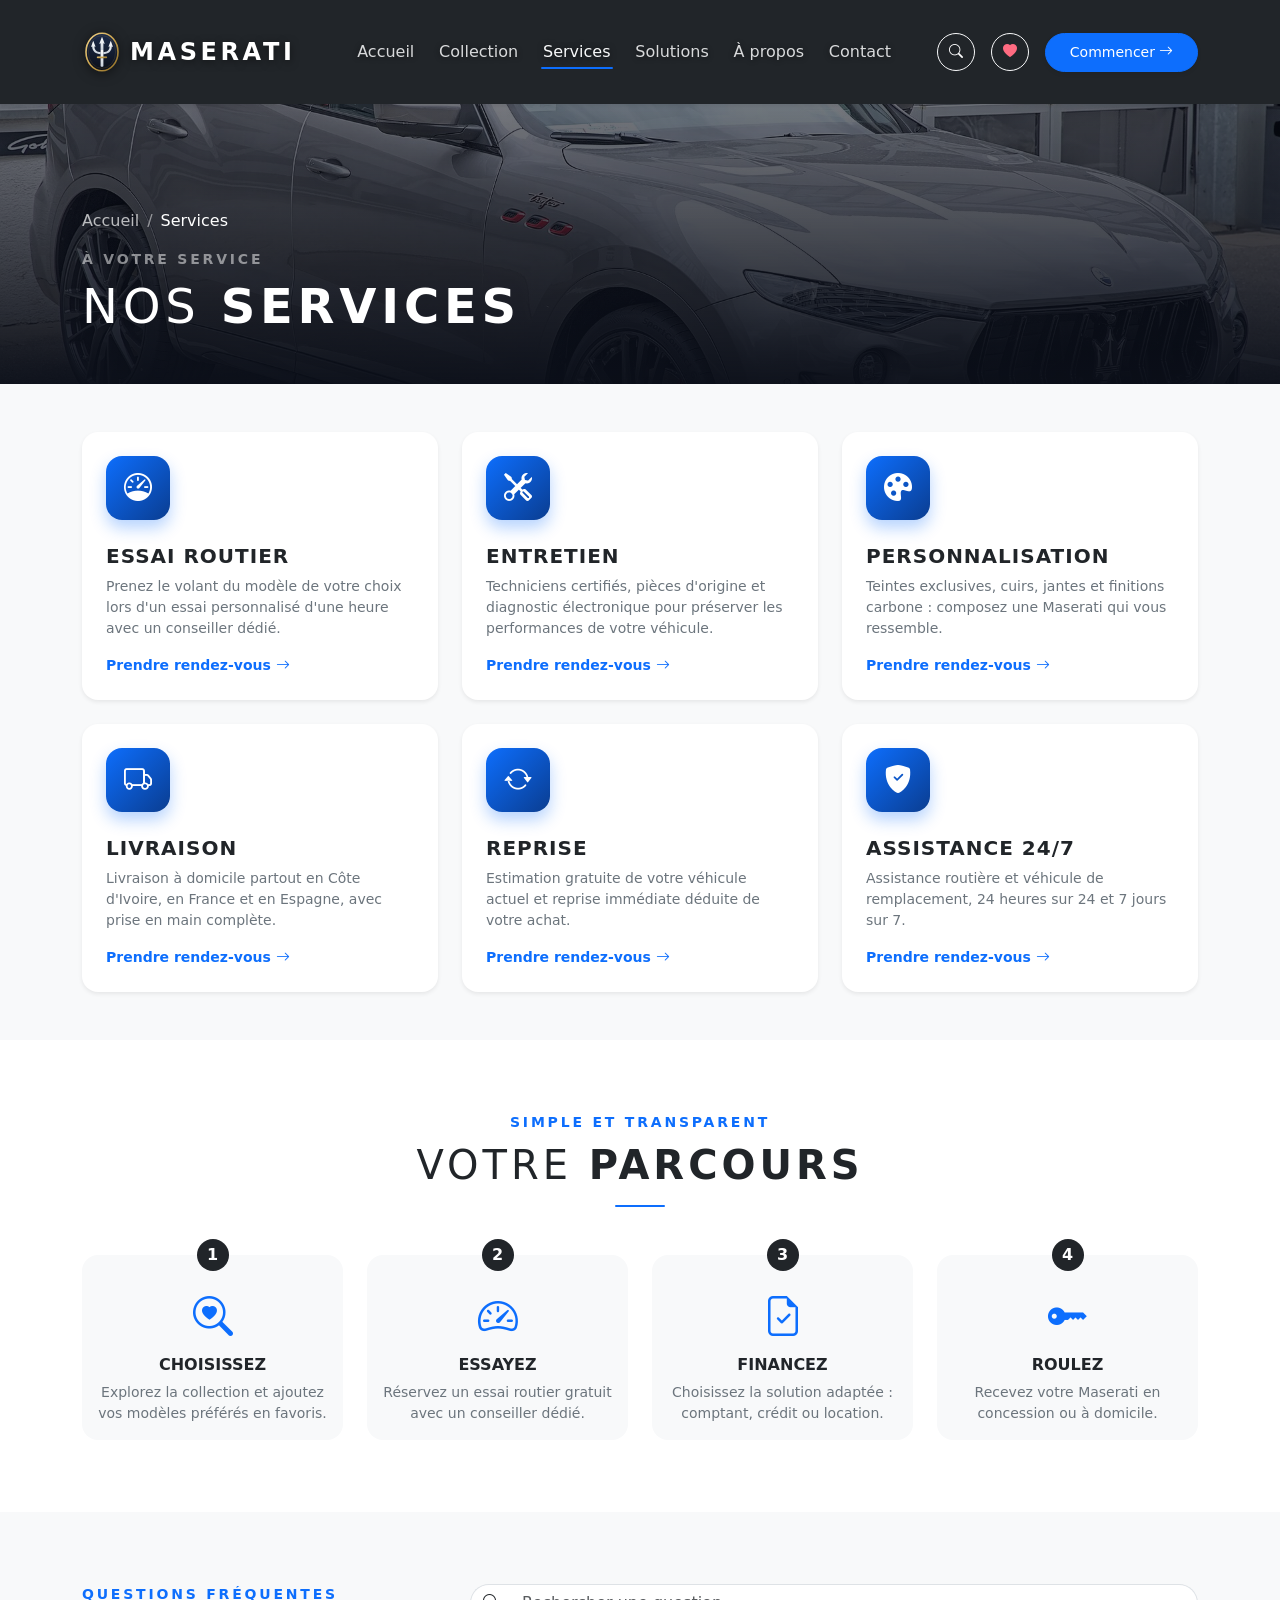
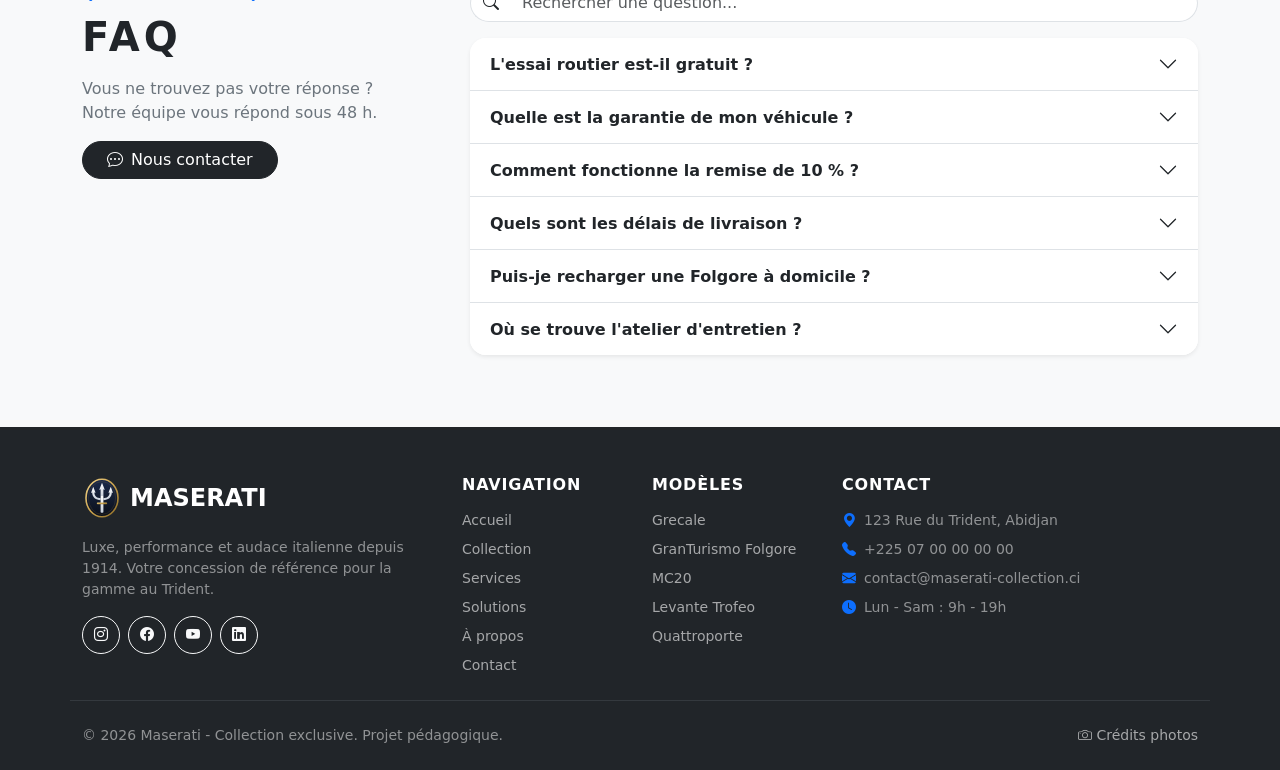
<file: services.html>
<!DOCTYPE html>
<html lang="fr">
<head>
    <meta charset="UTF-8">
    <meta name="viewport" content="width=device-width, initial-scale=1.0">
    <meta name="description" content="Services Maserati : essai routier, entretien, personnalisation, livraison, reprise et assistance 24h/24.">
    <title>Services | Maserati - Collection exclusive</title>
    <link rel="icon" href="assets/img/logo.svg" type="image/svg+xml">
    <link rel="stylesheet" href="css/bootstrap.min.css">
    <link rel="stylesheet" href="css/bootstrap-icons.min.css">
    <link rel="stylesheet" href="assets/css/style.css">
</head>
<body class="bg-light text-dark" data-page="services">

    <a class="visually-hidden-focusable position-absolute top-0 start-0 m-2 btn btn-primary z-3" href="#contenu">Aller au contenu</a>
    <div id="site-header"></div>

    <main id="contenu">
      <section class="page-hero text-white">
        <img src="assets/img/voitures/levante.jpg" class="page-hero-img" alt="">
        <div class="container py-5 position-relative">
          <nav aria-label="Fil d'Ariane">
            <ol class="breadcrumb breadcrumb-dark mb-3">
              <li class="breadcrumb-item"><a href="index.html">Accueil</a></li>
              <li class="breadcrumb-item active" aria-current="page">Services</li>
            </ol>
          </nav>
          <span class="text-uppercase fw-bold small d-block mb-2 tracking-widest text-white-50">À votre service</span>
          <h1 class="display-5 fw-light text-uppercase tracking-wider mb-0">Nos <span class="fw-bold">Services</span></h1>
        </div>
      </section>

      <!-- Cartes de services (générées par services.js) -->
      <section class="container py-5">
        <div class="row g-4" id="serviceList"></div>
      </section>

      <!-- Parcours client -->
      <section class="bg-white py-5">
        <div class="container py-4">
          <div class="text-center mb-5 reveal">
            <span class="text-primary text-uppercase fw-bold small d-block mb-2 tracking-widest">Simple et transparent</span>
            <h2 class="fw-light text-dark text-uppercase display-6 tracking-wider">Votre <span class="fw-bold">parcours</span></h2>
            <div class="bg-primary rounded-pill mx-auto mt-3 section-bar"></div>
          </div>
          <ol class="row g-4 list-unstyled steps mb-0">
            <li class="col-12 col-sm-6 col-lg-3 reveal">
              <div class="step text-center">
                <span class="step-number">1</span>
                <i class="bi bi-search-heart fs-1 text-primary d-block mb-2" aria-hidden="true"></i>
                <h3 class="fs-6 fw-bold text-uppercase">Choisissez</h3>
                <p class="small text-secondary mb-0">Explorez la collection et ajoutez vos modèles préférés en favoris.</p>
              </div>
            </li>
            <li class="col-12 col-sm-6 col-lg-3 reveal">
              <div class="step text-center">
                <span class="step-number">2</span>
                <i class="bi bi-speedometer2 fs-1 text-primary d-block mb-2" aria-hidden="true"></i>
                <h3 class="fs-6 fw-bold text-uppercase">Essayez</h3>
                <p class="small text-secondary mb-0">Réservez un essai routier gratuit avec un conseiller dédié.</p>
              </div>
            </li>
            <li class="col-12 col-sm-6 col-lg-3 reveal">
              <div class="step text-center">
                <span class="step-number">3</span>
                <i class="bi bi-file-earmark-check fs-1 text-primary d-block mb-2" aria-hidden="true"></i>
                <h3 class="fs-6 fw-bold text-uppercase">Financez</h3>
                <p class="small text-secondary mb-0">Choisissez la solution adaptée : comptant, crédit ou location.</p>
              </div>
            </li>
            <li class="col-12 col-sm-6 col-lg-3 reveal">
              <div class="step text-center">
                <span class="step-number">4</span>
                <i class="bi bi-key-fill fs-1 text-primary d-block mb-2" aria-hidden="true"></i>
                <h3 class="fs-6 fw-bold text-uppercase">Roulez</h3>
                <p class="small text-secondary mb-0">Recevez votre Maserati en concession ou à domicile.</p>
              </div>
            </li>
          </ol>
        </div>
      </section>

      <!-- FAQ -->
      <section class="container py-5 my-4">
        <div class="row g-5">
          <div class="col-12 col-lg-4 reveal">
            <span class="text-primary text-uppercase fw-bold small d-block mb-2 tracking-widest">Questions fréquentes</span>
            <h2 class="fw-light text-uppercase display-6 tracking-wider mb-3"><span class="fw-bold">FAQ</span></h2>
            <p class="text-secondary">Vous ne trouvez pas votre réponse ? Notre équipe vous répond sous 48 h.</p>
            <a href="contact.html" class="btn btn-dark rounded-pill px-4"><i class="bi bi-chat-dots me-2" aria-hidden="true"></i>Nous contacter</a>
          </div>
          <div class="col-12 col-lg-8 reveal">
            <label for="faqSearch" class="visually-hidden">Rechercher dans la FAQ</label>
            <div class="input-group mb-3">
              <span class="input-group-text bg-white border-end-0 rounded-start-pill"><i class="bi bi-search" aria-hidden="true"></i></span>
              <input type="search" class="form-control border-start-0 rounded-end-pill shadow-none" id="faqSearch" placeholder="Rechercher une question...">
            </div>
            <div class="accordion accordion-flush rounded-4 overflow-hidden shadow-sm" id="faq"></div>
            <p class="text-secondary small mt-3 d-none" id="faqEmpty" role="status">Aucune question ne correspond à votre recherche.</p>
          </div>
        </div>
      </section>
    </main>

    <div id="site-footer"></div>

    <script src="js/bootstrap.bundle.min.js"></script>
    <script src="assets/js/data.js"></script>
    <script src="assets/js/utils.js"></script>
    <script src="assets/js/layout.js"></script>
    <script src="assets/js/components.js"></script>
    <script src="assets/js/pages/services.js"></script>
</body>
</html>
</file>
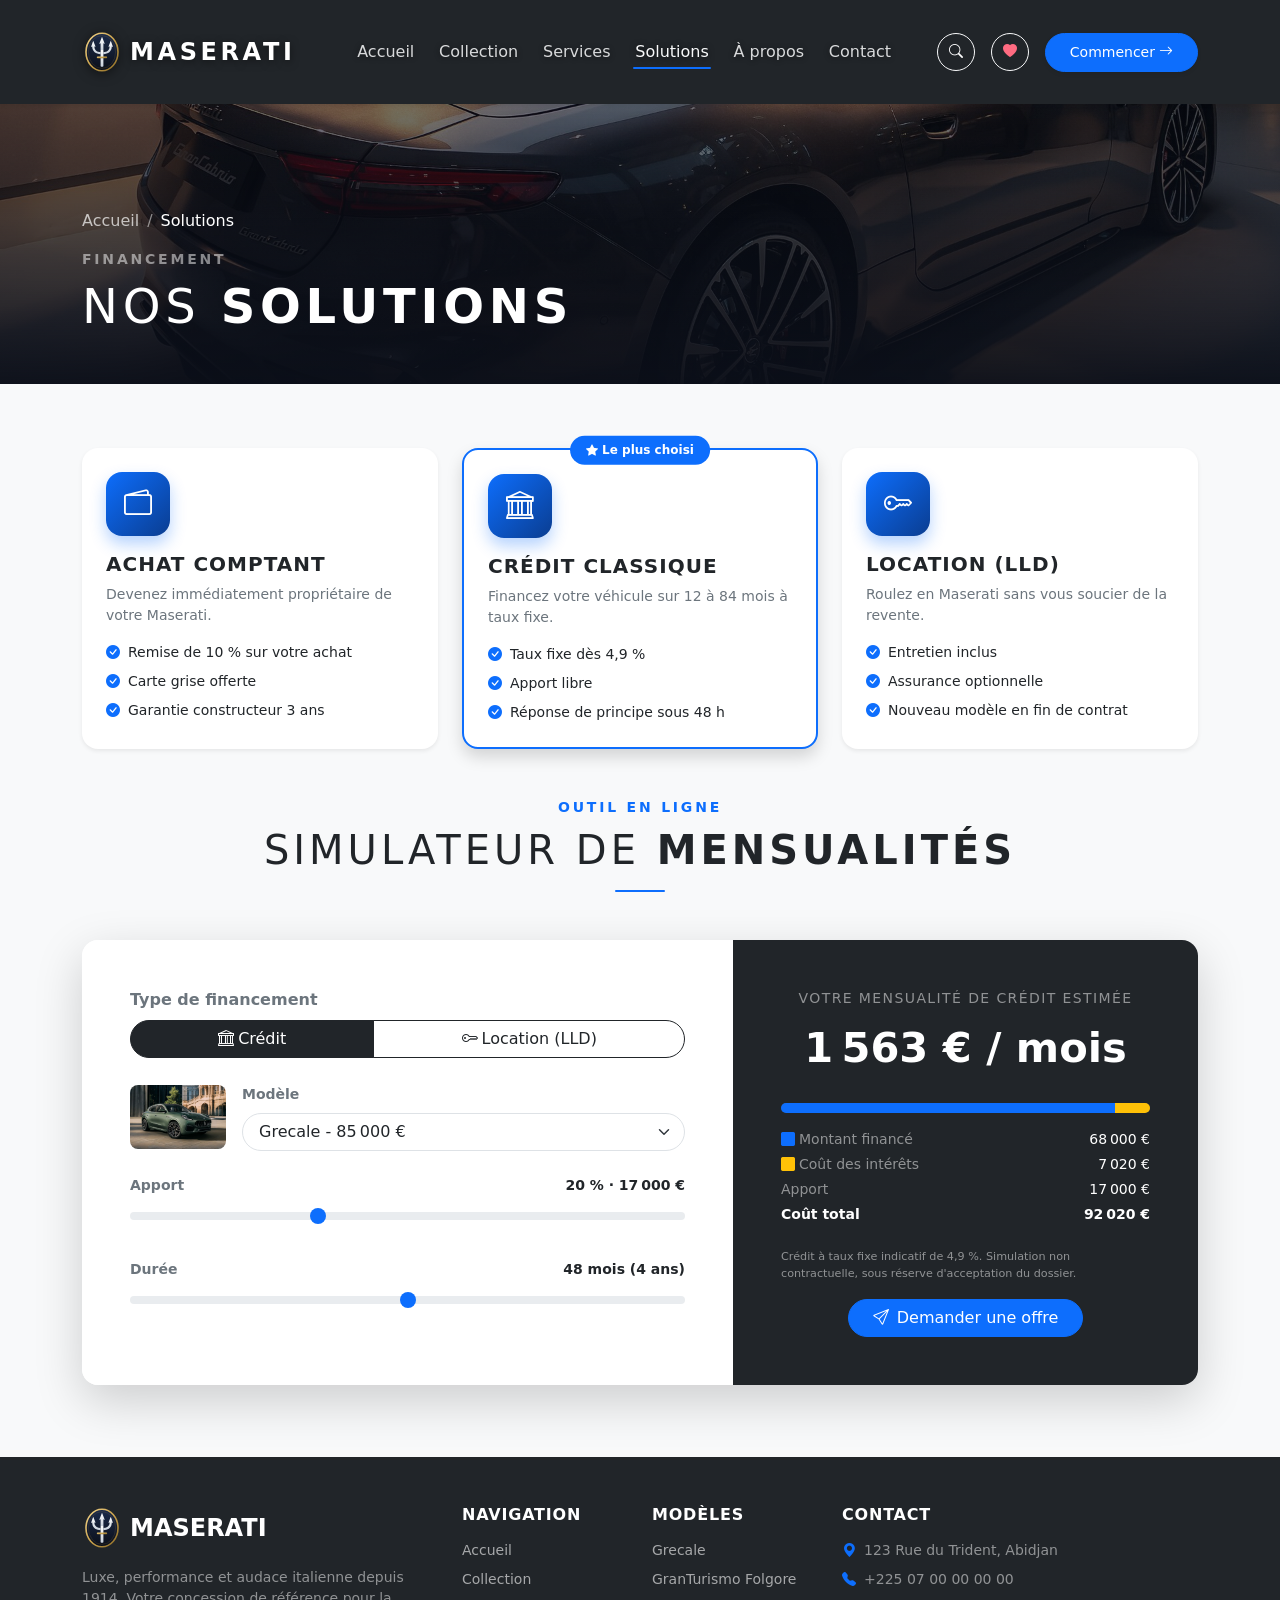
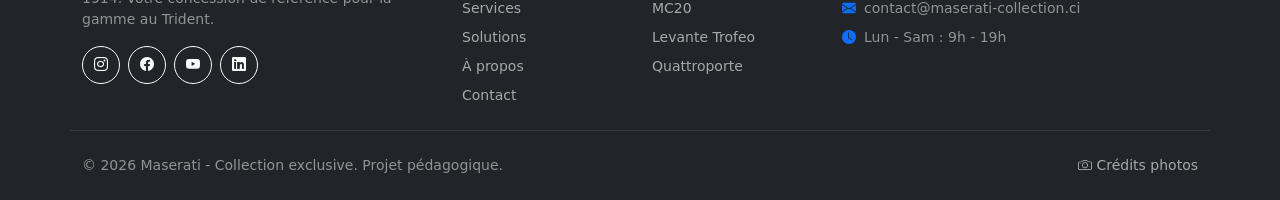
<file: solutions.html>
<!DOCTYPE html>
<html lang="fr">
<head>
    <meta charset="UTF-8">
    <meta name="viewport" content="width=device-width, initial-scale=1.0">
    <meta name="description" content="Solutions de financement Maserati : achat comptant, crédit, location longue durée et simulateur de mensualités.">
    <title>Solutions | Maserati - Collection exclusive</title>
    <link rel="icon" href="assets/img/logo.svg" type="image/svg+xml">
    <link rel="stylesheet" href="css/bootstrap.min.css">
    <link rel="stylesheet" href="css/bootstrap-icons.min.css">
    <link rel="stylesheet" href="assets/css/style.css">
</head>
<body class="bg-light text-dark" data-page="solutions">

    <a class="visually-hidden-focusable position-absolute top-0 start-0 m-2 btn btn-primary z-3" href="#contenu">Aller au contenu</a>
    <div id="site-header"></div>

    <main id="contenu">
      <section class="page-hero text-white">
        <img src="assets/img/voitures/grancabrio-trofeo.jpg" class="page-hero-img" alt="">
        <div class="container py-5 position-relative">
          <nav aria-label="Fil d'Ariane">
            <ol class="breadcrumb breadcrumb-dark mb-3">
              <li class="breadcrumb-item"><a href="index.html">Accueil</a></li>
              <li class="breadcrumb-item active" aria-current="page">Solutions</li>
            </ol>
          </nav>
          <span class="text-uppercase fw-bold small d-block mb-2 tracking-widest text-white-50">Financement</span>
          <h1 class="display-5 fw-light text-uppercase tracking-wider mb-0">Nos <span class="fw-bold">Solutions</span></h1>
        </div>
      </section>

      <!-- Offres -->
      <section class="container py-5">
        <div class="row g-4 pt-3">
          <div class="col-12 col-md-4 reveal">
            <div class="card h-100 border-0 shadow-sm rounded-4 p-4 solution-card">
              <div class="service-icon rounded-4 d-flex align-items-center justify-content-center mb-3"><i class="bi bi-wallet2" aria-hidden="true"></i></div>
              <h2 class="fs-5 fw-bold text-uppercase tracking-wide mb-2">Achat comptant</h2>
              <p class="small text-secondary">Devenez immédiatement propriétaire de votre Maserati.</p>
              <ul class="small list-unstyled mb-0 d-flex flex-column gap-2 check-list">
                <li><i class="bi bi-check-circle-fill text-primary me-2" aria-hidden="true"></i>Remise de 10 % sur votre achat</li>
                <li><i class="bi bi-check-circle-fill text-primary me-2" aria-hidden="true"></i>Carte grise offerte</li>
                <li><i class="bi bi-check-circle-fill text-primary me-2" aria-hidden="true"></i>Garantie constructeur 3 ans</li>
              </ul>
            </div>
          </div>
          <div class="col-12 col-md-4 reveal">
            <div class="card h-100 border-0 shadow rounded-4 p-4 solution-card featured position-relative">
              <span class="badge bg-primary rounded-pill position-absolute top-0 start-50 translate-middle px-3 py-2"><i class="bi bi-star-fill me-1" aria-hidden="true"></i>Le plus choisi</span>
              <div class="service-icon rounded-4 d-flex align-items-center justify-content-center mb-3"><i class="bi bi-bank" aria-hidden="true"></i></div>
              <h2 class="fs-5 fw-bold text-uppercase tracking-wide mb-2">Crédit classique</h2>
              <p class="small text-secondary">Financez votre véhicule sur 12 à 84 mois à taux fixe.</p>
              <ul class="small list-unstyled mb-0 d-flex flex-column gap-2">
                <li><i class="bi bi-check-circle-fill text-primary me-2" aria-hidden="true"></i>Taux fixe dès 4,9 %</li>
                <li><i class="bi bi-check-circle-fill text-primary me-2" aria-hidden="true"></i>Apport libre</li>
                <li><i class="bi bi-check-circle-fill text-primary me-2" aria-hidden="true"></i>Réponse de principe sous 48 h</li>
              </ul>
            </div>
          </div>
          <div class="col-12 col-md-4 reveal">
            <div class="card h-100 border-0 shadow-sm rounded-4 p-4 solution-card">
              <div class="service-icon rounded-4 d-flex align-items-center justify-content-center mb-3"><i class="bi bi-key" aria-hidden="true"></i></div>
              <h2 class="fs-5 fw-bold text-uppercase tracking-wide mb-2">Location (LLD)</h2>
              <p class="small text-secondary">Roulez en Maserati sans vous soucier de la revente.</p>
              <ul class="small list-unstyled mb-0 d-flex flex-column gap-2">
                <li><i class="bi bi-check-circle-fill text-primary me-2" aria-hidden="true"></i>Entretien inclus</li>
                <li><i class="bi bi-check-circle-fill text-primary me-2" aria-hidden="true"></i>Assurance optionnelle</li>
                <li><i class="bi bi-check-circle-fill text-primary me-2" aria-hidden="true"></i>Nouveau modèle en fin de contrat</li>
              </ul>
            </div>
          </div>
        </div>
      </section>

      <!-- Simulateur -->
      <section class="container pb-5 mb-4" id="simulateur">
        <div class="text-center mb-5 reveal">
          <span class="text-primary text-uppercase fw-bold small d-block mb-2 tracking-widest">Outil en ligne</span>
          <h2 class="fw-light text-dark text-uppercase display-6 tracking-wider">Simulateur de <span class="fw-bold">mensualités</span></h2>
          <div class="bg-primary rounded-pill mx-auto mt-3 section-bar"></div>
        </div>

        <div class="card border-0 shadow-lg rounded-4 overflow-hidden reveal">
          <div class="row g-0">
            <div class="col-12 col-lg-7 p-4 p-sm-5 bg-white">
              <form id="simulator" novalidate>
                <fieldset class="mb-4">
                  <legend class="form-label small fw-semibold text-secondary fs-6">Type de financement</legend>
                  <div class="btn-group w-100" role="group">
                    <input type="radio" class="btn-check" name="simType" id="simCredit" value="credit" checked>
                    <label class="btn btn-outline-dark rounded-start-pill" for="simCredit"><i class="bi bi-bank me-1" aria-hidden="true"></i>Crédit</label>
                    <input type="radio" class="btn-check" name="simType" id="simLld" value="lld">
                    <label class="btn btn-outline-dark rounded-end-pill" for="simLld"><i class="bi bi-key me-1" aria-hidden="true"></i>Location (LLD)</label>
                  </div>
                </fieldset>

                <div class="d-flex gap-3 align-items-center mb-4">
                  <img src="" alt="" class="rounded-3 object-fit-cover sim-thumb" id="simThumb">
                  <div class="flex-grow-1">
                    <label for="simModel" class="form-label small fw-semibold text-secondary">Modèle</label>
                    <select class="form-select rounded-pill px-3 shadow-none" id="simModel"></select>
                  </div>
                </div>

                <div class="mb-4">
                  <label for="simApport" class="form-label small fw-semibold text-secondary d-flex justify-content-between">
                    <span>Apport</span><output id="simApportValue" for="simApport" class="fw-bold text-dark"></output>
                  </label>
                  <input type="range" class="form-range" id="simApport" min="0" max="60" step="5" value="20">
                </div>
                <div class="mb-0">
                  <label for="simDuree" class="form-label small fw-semibold text-secondary d-flex justify-content-between">
                    <span>Durée</span><output id="simDureeValue" for="simDuree" class="fw-bold text-dark"></output>
                  </label>
                  <input type="range" class="form-range" id="simDuree" min="12" max="84" step="12" value="48">
                </div>
              </form>
            </div>

            <div class="col-12 col-lg-5 p-4 p-sm-5 bg-dark text-white d-flex flex-column justify-content-center">
              <span class="text-uppercase small text-white-50 tracking-wider text-center" id="simLabel">Votre mensualité estimée</span>
              <output class="monthly-result fw-bold my-2 text-center d-block" id="simResult" aria-live="polite">-</output>

              <div class="sim-bar rounded-pill overflow-hidden d-flex my-3" aria-hidden="true">
                <div class="bg-primary" id="simBarCapital"></div>
                <div class="bg-warning" id="simBarInterest"></div>
              </div>

              <dl class="row small mb-0 sim-details">
                <dt class="col-7 fw-normal text-white-50"><i class="bi bi-square-fill text-primary me-1" aria-hidden="true"></i><span id="simCapitalLabel">Montant financé</span></dt>
                <dd class="col-5 text-end mb-1" id="simCapital"></dd>
                <dt class="col-7 fw-normal text-white-50"><i class="bi bi-square-fill text-warning me-1" aria-hidden="true"></i><span id="simInterestLabel">Coût des intérêts</span></dt>
                <dd class="col-5 text-end mb-1" id="simInterest"></dd>
                <dt class="col-7 fw-normal text-white-50">Apport</dt>
                <dd class="col-5 text-end mb-1" id="simApportAmount"></dd>
                <dt class="col-7 fw-bold">Coût total</dt>
                <dd class="col-5 text-end fw-bold mb-0" id="simTotal"></dd>
              </dl>

              <p class="small text-white-50 mt-4 mb-3" style="font-size: 0.7rem;" id="simLegal"></p>
              <a href="contact.html?sujet=financement" class="btn btn-primary rounded-pill px-4 align-self-center" id="simCta">
                <i class="bi bi-send me-2" aria-hidden="true"></i>Demander une offre
              </a>
            </div>
          </div>
        </div>
      </section>
    </main>

    <div id="site-footer"></div>

    <script src="js/bootstrap.bundle.min.js"></script>
    <script src="assets/js/data.js"></script>
    <script src="assets/js/utils.js"></script>
    <script src="assets/js/layout.js"></script>
    <script src="assets/js/components.js"></script>
    <script src="assets/js/pages/solutions.js"></script>
</body>
</html>
</file>
<file: assets/css/style.css>
/* ==========================================================================
   Maserati - Collection exclusive
   Styles complémentaires à Bootstrap 5.3 (css/bootstrap.min.css)
   Sommaire :
     1. Variables & base          6. Cartes voitures
     2. Utilitaires               7. Services, étapes, solutions
     3. Barre de navigation       8. À propos (frise, galerie)
     4. Bandeaux de page          9. Contact, footer, divers
     5. Carrousel d'accueil      10. Animations & accessibilité
   ========================================================================== */

/* ---------- 1. Variables & base ---------- */
:root {
  --mas-dark: #0b0f19;
  --mas-gold: #c9a24d;
  --mas-transition: 0.4s ease;
}

html {
  scroll-behavior: smooth;
  scroll-padding-top: 100px;
}

body {
  overflow-x: hidden;
}

/* ---------- 2. Utilitaires ---------- */
.tracking-wide    { letter-spacing: 0.05em; }
.tracking-wider   { letter-spacing: 0.1em; }
.tracking-widest  { letter-spacing: 0.2em; }
.fs-7             { font-size: 0.85rem; }
.price-label      { font-size: 0.7rem; }
.btn-xs-text      { font-size: 0.75rem; }
.section-bar      { width: 50px; height: 2px; }

/* ---------- 3. Barre de navigation (vidéo en fond, comme au départ) ---------- */
.site-header {
  z-index: 1030;
}

.site-header .navbar {
  transition: padding var(--mas-transition);
}

/* Au défilement, la barre devient plus compacte */
.site-header.is-scrolled .navbar {
  padding-top: 0.6rem !important;
  padding-bottom: 0.6rem !important;
}

.brand-emblem {
  filter: drop-shadow(0 2px 6px rgba(0, 0, 0, 0.5));
  transition: transform var(--mas-transition);
}

.brand:hover .brand-emblem {
  transform: rotate(-8deg) scale(1.05);
}

.brand-text {
  letter-spacing: 0.15em;
  text-shadow: 0 2px 8px rgba(0, 0, 0, 0.5);
}

.nav-desktop .nav-link {
  position: relative;
  white-space: nowrap;
  padding-inline: 0.65rem;
  opacity: 0.85;
  text-shadow: 0 1px 6px rgba(0, 0, 0, 0.6);
  transition: opacity var(--mas-transition);
}

.nav-desktop .nav-link::after {
  content: "";
  position: absolute;
  left: 0.5rem;
  right: 0.5rem;
  bottom: 0.2rem;
  height: 2px;
  border-radius: 2px;
  background-color: var(--bs-primary);
  transform: scaleX(0);
  transition: transform var(--mas-transition);
}

.nav-desktop .nav-link:hover,
.nav-desktop .nav-link.active {
  opacity: 1;
}

.nav-desktop .nav-link:hover::after,
.nav-desktop .nav-link.active::after {
  transform: scaleX(1);
}

.nav-mobile .nav-link.active {
  color: var(--bs-primary) !important;
}

.search-input::placeholder {
  color: rgba(255, 255, 255, 0.75);
}

#menuMobileCollapse .search-input::placeholder {
  color: var(--bs-secondary-color);
}

.nav-fav {
  width: 38px;
  height: 38px;
  display: inline-flex;
  align-items: center;
  justify-content: center;
}

.nav-fav .bi {
  color: #ff6b81;
}

.nav-fav:hover .bi {
  color: #fff;
}

/* ---------- 4. Bandeaux de page (pages internes) ---------- */
.page-hero {
  position: relative;
  overflow: hidden;
  background-color: var(--mas-dark);
  min-height: 280px;
  display: flex;
  align-items: flex-end;
}

.page-hero-img {
  position: absolute;
  inset: 0;
  width: 100%;
  height: 100%;
  object-fit: cover;
  opacity: 0.55;
  transform: scale(1.05);
  animation: heroZoom 12s ease-out forwards;
}

.page-hero::after {
  content: "";
  position: absolute;
  inset: 0;
  background: linear-gradient(to top, rgba(11, 15, 25, 0.95), rgba(11, 15, 25, 0.2));
}

.page-hero .container {
  z-index: 1;
}

@keyframes heroZoom {
  to { transform: scale(1); }
}

.breadcrumb-dark .breadcrumb-item,
.breadcrumb-dark .breadcrumb-item a {
  color: rgba(255, 255, 255, 0.7);
  text-decoration: none;
}

.breadcrumb-dark .breadcrumb-item a:hover {
  color: #fff;
}

.breadcrumb-dark .breadcrumb-item.active {
  color: #fff;
}

.breadcrumb-dark .breadcrumb-item + .breadcrumb-item::before {
  color: rgba(255, 255, 255, 0.5);
}

/* ---------- 5. Carrousel d'accueil ---------- */
.hero-carousel {
  background-color: var(--mas-dark);
}

.hero-img {
  height: min(68vh, 580px);
  min-height: 380px;
  object-fit: cover;
}

/* Dégradé léger uniquement à gauche, derrière le texte : la photo reste claire */
.hero-carousel .carousel-item::after {
  content: "";
  position: absolute;
  inset: 0;
  background: linear-gradient(90deg, rgba(11, 15, 25, 0.7) 0%, rgba(11, 15, 25, 0.25) 40%, transparent 65%);
  pointer-events: none;
}

.hero-carousel .carousel-control-prev,
.hero-carousel .carousel-control-next {
  width: 6%;
  z-index: 3;
}

.hero-carousel .carousel-caption {
  z-index: 2;
  left: 9%;
  right: 8%;
  bottom: 18%;
  max-width: 620px;
  text-shadow: 0 2px 12px rgba(0, 0, 0, 0.6);
}

.hero-kicker {
  color: #8bb9ff;
}

.carousel-pause {
  width: 36px;
  height: 36px;
}

/* ---------- 6. Cartes voitures ---------- */
.car-card {
  transition: transform var(--mas-transition), box-shadow var(--mas-transition);
}

.car-card:hover {
  transform: translateY(-8px);
  box-shadow: 0 1.5rem 3rem rgba(0, 0, 0, 0.3) !important;
}

.car-media {
  height: 220px;
}

.car-media img {
  transition: transform 0.6s ease;
}

.car-card:hover .car-media img {
  transform: scale(1.08);
}

.car-media-overlay {
  background: linear-gradient(to top, rgba(0, 0, 0, 0.55), transparent 60%);
  pointer-events: none;
}

.car-badge {
  white-space: nowrap;
}

.car-quickspecs {
  gap: 0.5rem;
}

.fav-btn {
  width: 40px;
  height: 40px;
  border-radius: 50%;
  display: inline-flex;
  align-items: center;
  justify-content: center;
  background-color: rgba(0, 0, 0, 0.45);
  color: #fff;
  border: 1px solid rgba(255, 255, 255, 0.25);
  backdrop-filter: blur(6px);
  -webkit-backdrop-filter: blur(6px);
  z-index: 2;
  transition: transform 0.2s ease, background-color 0.2s ease;
}

.fav-btn:hover,
.fav-btn:focus-visible {
  background-color: rgba(0, 0, 0, 0.7);
  color: #fff;
  transform: scale(1.1);
}

.fav-btn.is-active {
  color: #ff4d6d;
}

.fav-btn.is-active .bi {
  animation: heartBeat 0.4s ease;
}

.fav-btn-lg {
  width: 48px;
  height: 48px;
  font-size: 1.25rem;
}

@keyframes heartBeat {
  50% { transform: scale(1.35); }
}

.filter-btn.active {
  color: #fff;
}

.filter-btn.btn-outline-dark.active {
  background-color: var(--bs-dark);
}

.filter-btn.btn-outline-danger.active {
  background-color: var(--bs-danger);
}

.toolbar {
  position: relative;
  z-index: 2;
  margin-top: -3.5rem;
}

/* "hidden" doit l'emporter sur la classe d-flex de Bootstrap */
.compare-bar[hidden] {
  display: none !important;
}

/* Badges lisibles sur fond sombre (cartes et fiche détaillée) */
.car-badge-success { color: #5ee0a0 !important; }
.car-badge-danger  { color: #ff8a95 !important; }
.car-badge-primary { color: #8bb9ff !important; }

.compare-bar {
  z-index: 1040;
  max-width: calc(100% - 2rem);
}

.modal-car-img {
  min-height: 300px;
  max-height: 80vh;
}

/* Tuiles « motorisation » de l'accueil */
.energy-tile {
  height: 300px;
}

.energy-tile img {
  transition: transform 0.6s ease;
}

.energy-tile:hover img {
  transform: scale(1.08);
}

.energy-tile-overlay {
  background: linear-gradient(to top, rgba(11, 15, 25, 0.92), rgba(11, 15, 25, 0.1));
}

/* ---------- 7. Services, étapes, solutions ---------- */
.service-card {
  transition: transform var(--mas-transition), box-shadow var(--mas-transition);
}

.service-card:hover {
  transform: translateY(-6px);
  box-shadow: 0 1rem 2rem rgba(0, 0, 0, 0.1) !important;
}

.service-icon {
  width: 64px;
  height: 64px;
  font-size: 1.75rem;
  color: #fff;
  background: linear-gradient(135deg, var(--bs-primary), #0a3d91);
  box-shadow: 0 0.5rem 1rem rgba(var(--bs-primary-rgb), 0.3);
}

.feature-icon {
  flex-shrink: 0;
  width: 48px;
  height: 48px;
  border-radius: 14px;
  display: flex;
  align-items: center;
  justify-content: center;
  font-size: 1.3rem;
  color: var(--bs-primary);
  background-color: var(--bs-primary-bg-subtle);
}

.step {
  position: relative;
  padding: 2rem 1rem 1rem;
  border-radius: 1rem;
  background-color: var(--bs-light);
  height: 100%;
}

.step-number {
  position: absolute;
  top: -16px;
  left: 50%;
  transform: translateX(-50%);
  width: 32px;
  height: 32px;
  border-radius: 50%;
  background-color: var(--bs-dark);
  color: #fff;
  font-weight: 700;
  display: flex;
  align-items: center;
  justify-content: center;
}

.solution-card.featured {
  border: 2px solid var(--bs-primary) !important;
}

.monthly-result {
  font-size: clamp(2rem, 5vw, 2.6rem);
}

.sim-thumb {
  width: 96px;
  height: 64px;
  flex-shrink: 0;
}

.sim-bar {
  height: 10px;
  background-color: rgba(255, 255, 255, 0.1);
}

.sim-bar > div {
  transition: width var(--mas-transition);
}

.cta-band {
  background:
    radial-gradient(circle at 85% 20%, rgba(255, 255, 255, 0.15), transparent 40%),
    linear-gradient(135deg, var(--bs-primary), #0a2a66);
}

/* ---------- 8. À propos ---------- */
.about-img {
  min-height: 360px;
}

.stat-number {
  font-variant-numeric: tabular-nums;
}

/* Frise chronologique : verticale, alternée sur grand écran */
.timeline {
  position: relative;
  max-width: 960px;
  margin: 0 auto;
}

.timeline::before {
  content: "";
  position: absolute;
  top: 0;
  bottom: 0;
  left: 22px;
  width: 2px;
  background: linear-gradient(var(--bs-primary), var(--mas-gold));
}

.timeline-item {
  position: relative;
  padding-left: 64px;
  margin-bottom: 2rem;
}

.timeline-dot {
  position: absolute;
  left: 0;
  top: 0.75rem;
  width: 46px;
  height: 46px;
  border-radius: 50%;
  background-color: var(--bs-primary);
  color: #fff;
  display: flex;
  align-items: center;
  justify-content: center;
  border: 4px solid var(--bs-dark);
  box-shadow: 0 0 0 2px var(--bs-primary);
}

.timeline-card {
  background-color: rgba(255, 255, 255, 0.05);
  border: 1px solid rgba(255, 255, 255, 0.08);
}

.timeline-year {
  font-size: 1.5rem;
}

@media (min-width: 992px) {
  .timeline::before {
    left: 50%;
    transform: translateX(-50%);
  }

  .timeline-item {
    width: 50%;
    padding-left: 0;
  }

  .timeline-item.is-left {
    padding-right: 56px;
    text-align: right;
  }

  .timeline-item.is-right {
    margin-left: 50%;
    padding-left: 56px;
  }

  .timeline-item.is-left .timeline-dot {
    left: auto;
    right: -23px;
  }

  .timeline-item.is-right .timeline-dot {
    left: -23px;
  }
}

/* Galerie */
.gallery-item {
  aspect-ratio: 4 / 3;
  display: block;
  background-color: var(--bs-dark);
  cursor: zoom-in;
}

.gallery-item img {
  transition: transform 0.5s ease, opacity 0.5s ease;
}

.gallery-item:hover img,
.gallery-item:focus-visible img {
  transform: scale(1.08);
  opacity: 0.7;
}

.gallery-zoom {
  color: #fff;
  font-size: 1.5rem;
  opacity: 0;
  transition: opacity 0.3s ease;
}

.gallery-item:hover .gallery-zoom,
.gallery-item:focus-visible .gallery-zoom {
  opacity: 1;
}

.lightbox-img {
  max-height: 80vh;
  object-fit: contain;
  background-color: #000;
}

.lightbox-nav {
  width: 44px;
  height: 44px;
}

/* ---------- 9. Contact, footer, divers ---------- */
.contact-input {
  background-color: rgba(var(--bs-light-rgb), 0.6);
  border-color: var(--bs-border-color-translucent);
}

.contact-input:focus {
  border-color: var(--bs-primary);
  box-shadow: 0 0 0 0.2rem rgba(var(--bs-primary-rgb), 0.15) !important;
}

textarea.contact-input {
  border-radius: 1rem;
  resize: vertical;
}

.blink {
  font-size: 0.5rem;
  vertical-align: middle;
  animation: blink 1.5s infinite;
}

@keyframes blink {
  50% { opacity: 0.2; }
}

.footer-link {
  color: rgba(255, 255, 255, 0.6);
  text-decoration: none;
  transition: color var(--mas-transition);
}

.footer-link:hover {
  color: #fff;
}

.social-btn {
  width: 38px;
  height: 38px;
  display: inline-flex;
  align-items: center;
  justify-content: center;
}

.back-to-top {
  right: 1.5rem;
  bottom: 1.5rem;
  width: 48px;
  height: 48px;
  z-index: 1035;
  opacity: 0;
  visibility: hidden;
  transform: translateY(10px);
  transition: opacity var(--mas-transition), transform var(--mas-transition), visibility var(--mas-transition);
}

.back-to-top.is-visible {
  opacity: 1;
  visibility: visible;
  transform: translateY(0);
}

.toast-container {
  z-index: 1090;
}

/* ---------- 10. Animations & accessibilité ---------- */
/* Les éléments ne sont masqués que si le JS est actif (classe ajoutée par layout.js) */
.js-reveal .reveal {
  opacity: 0;
  transform: translateY(30px);
  transition: opacity 0.8s ease, transform 0.8s ease;
}

.js-reveal .reveal.is-visible {
  opacity: 1;
  transform: none;
}

@media (max-width: 575.98px) {
  .hero-carousel .carousel-caption {
    bottom: 12%;
  }

  .toolbar {
    margin-top: -2rem;
  }
}

@media (prefers-reduced-motion: reduce) {
  html { scroll-behavior: auto; }

  *,
  *::before,
  *::after {
    animation: none !important;
    transition: none !important;
  }

  .js-reveal .reveal {
    opacity: 1;
    transform: none;
  }
}
</file>
